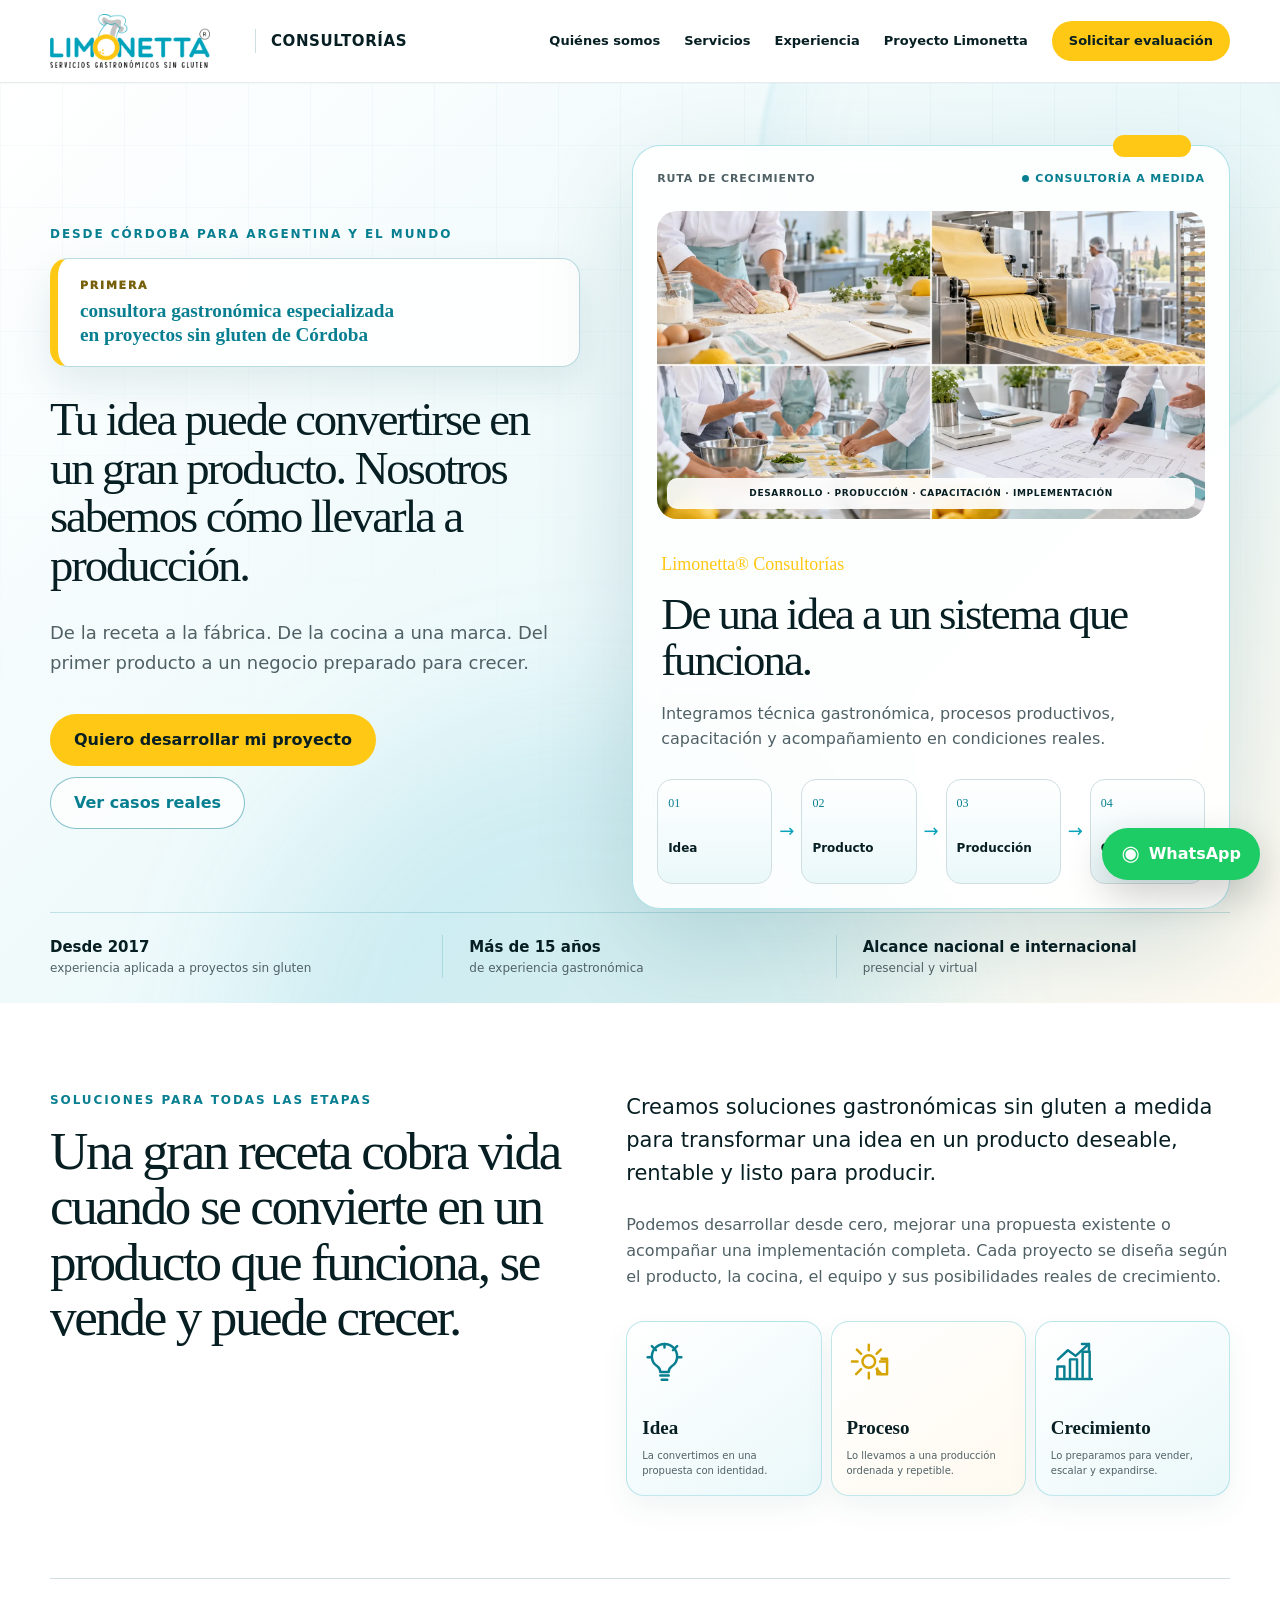
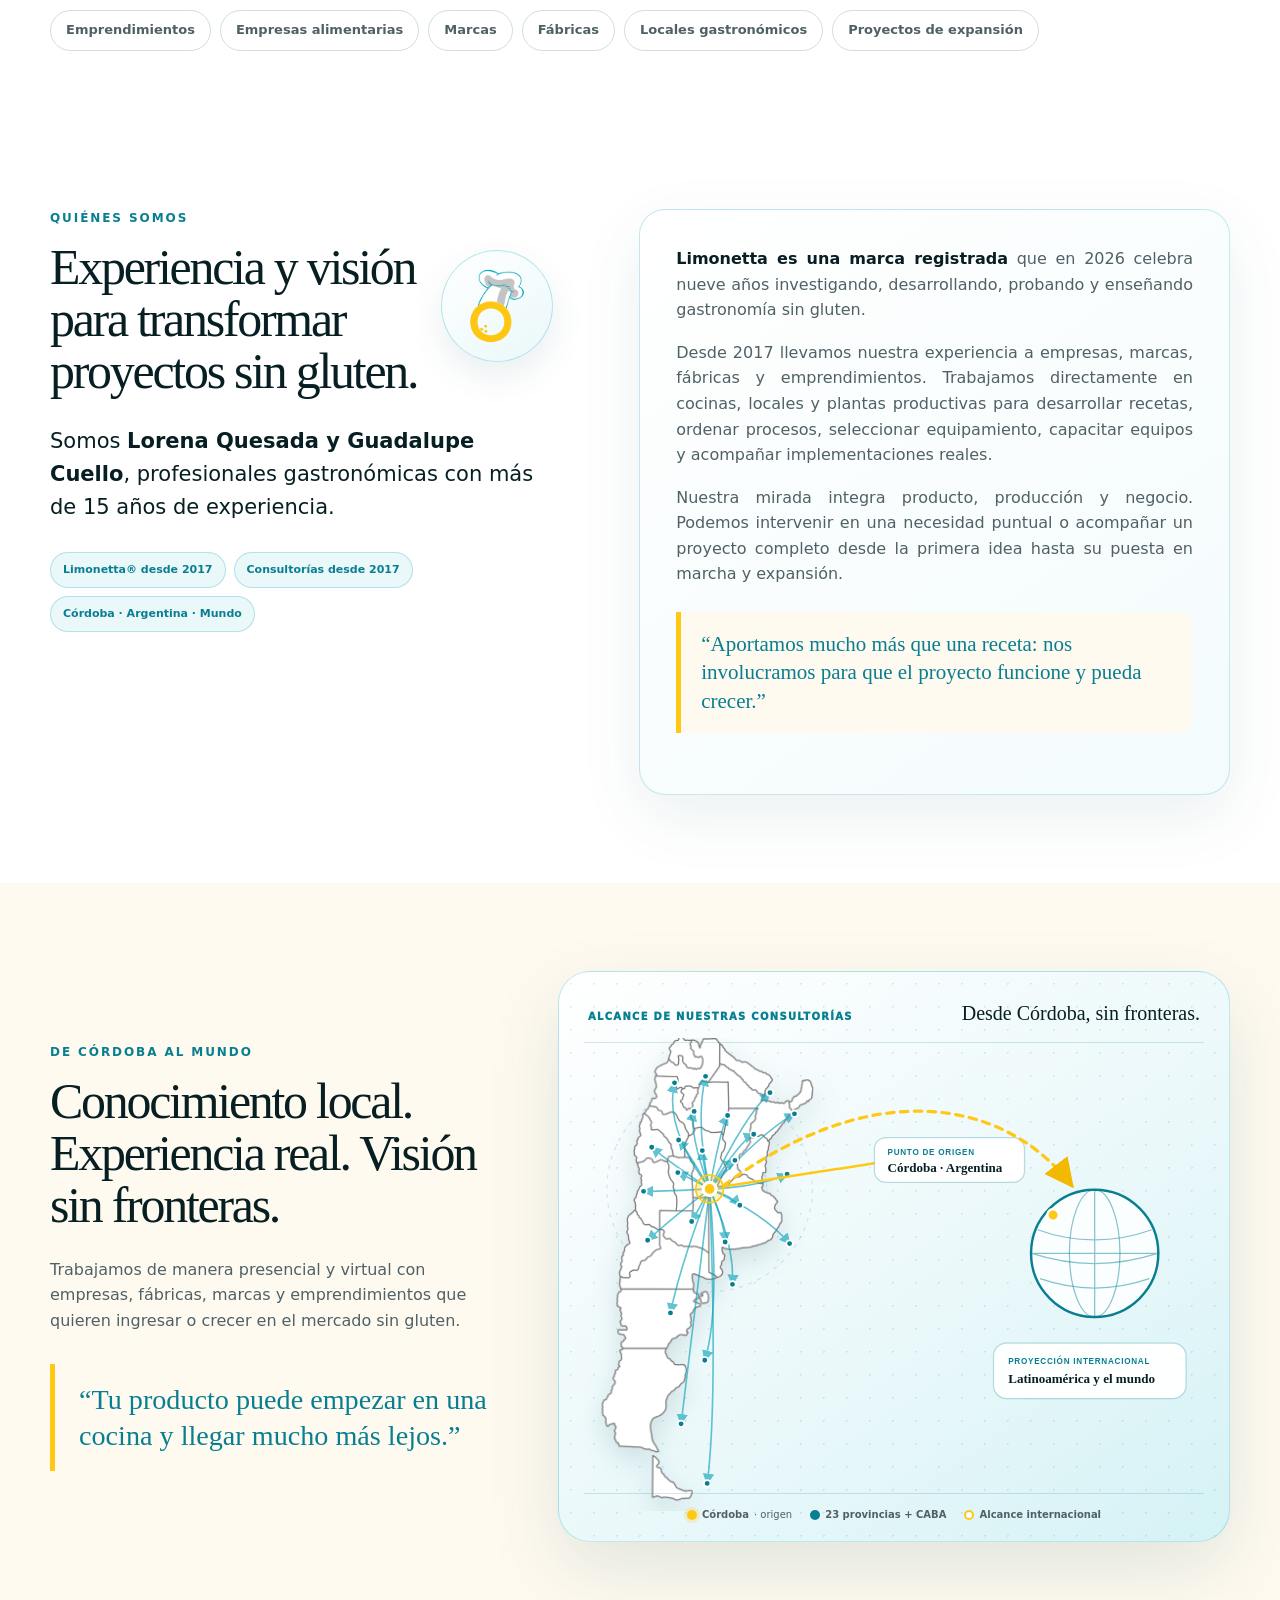
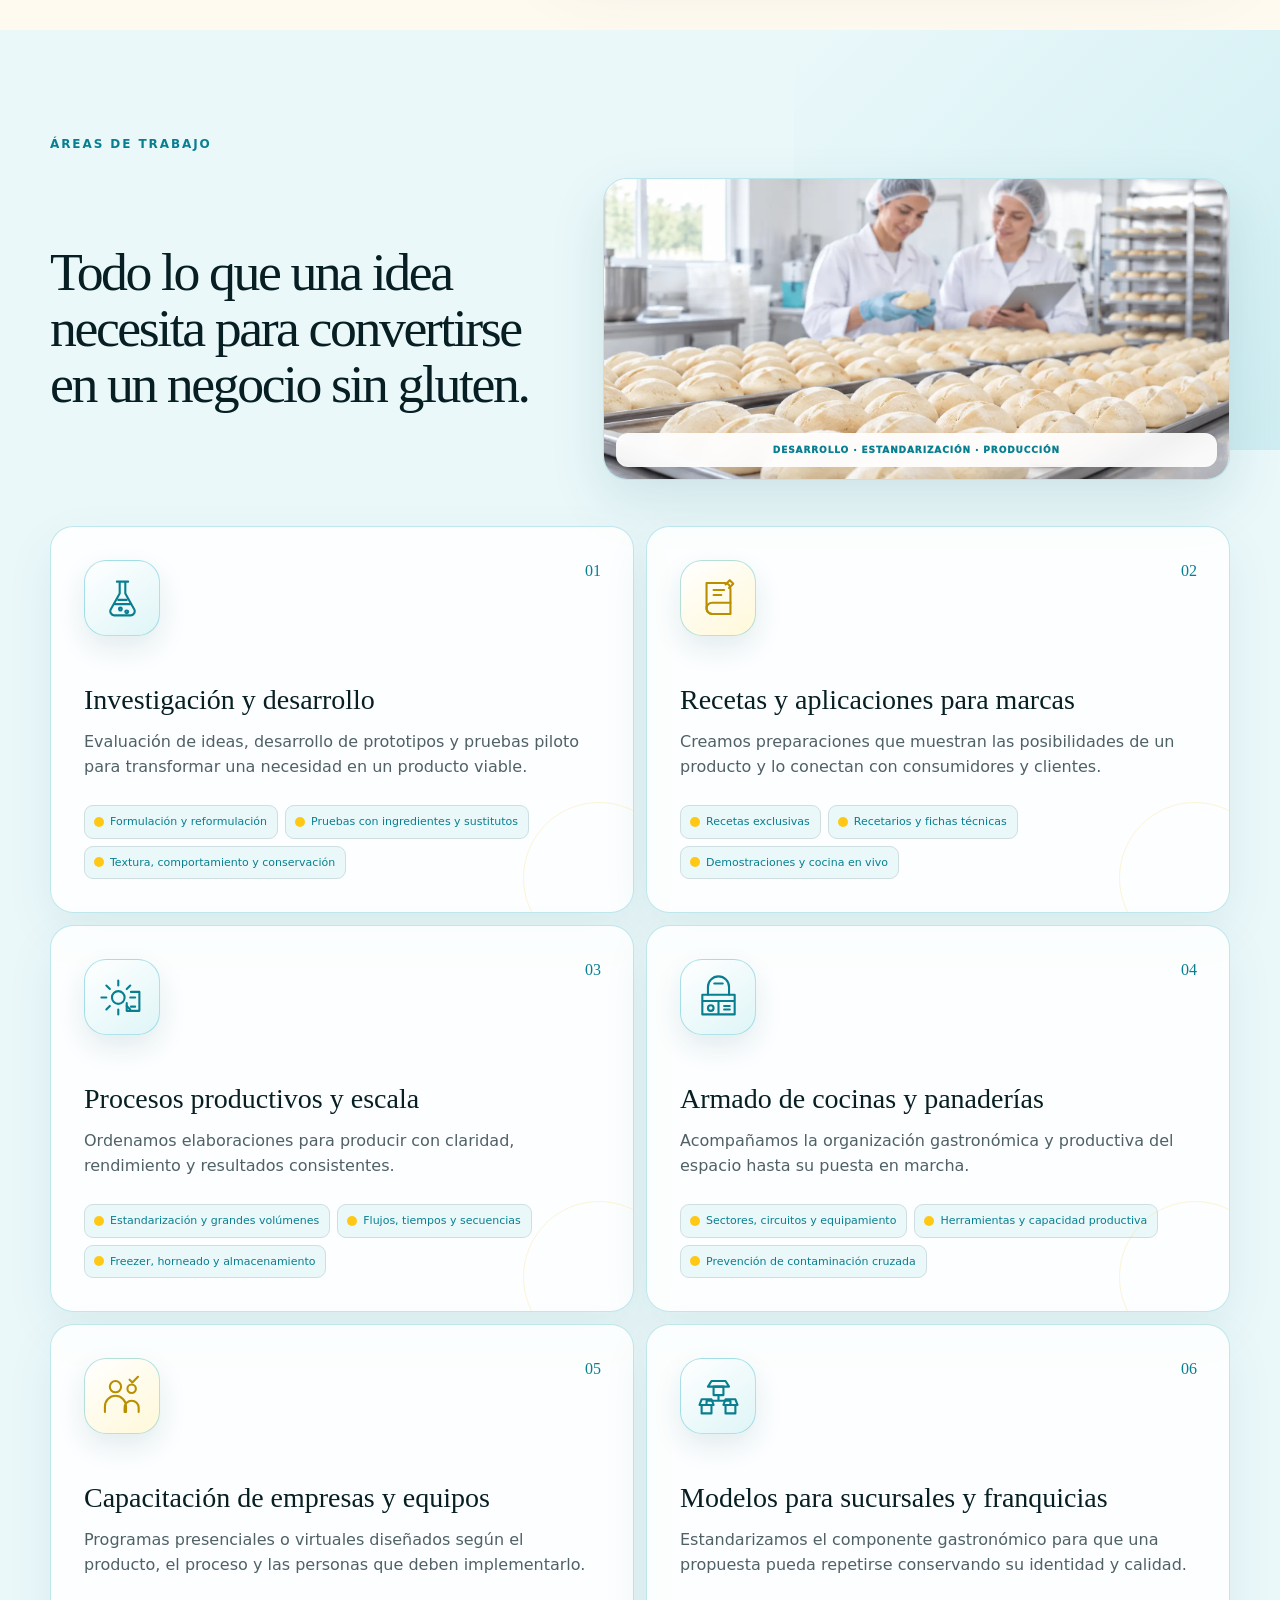
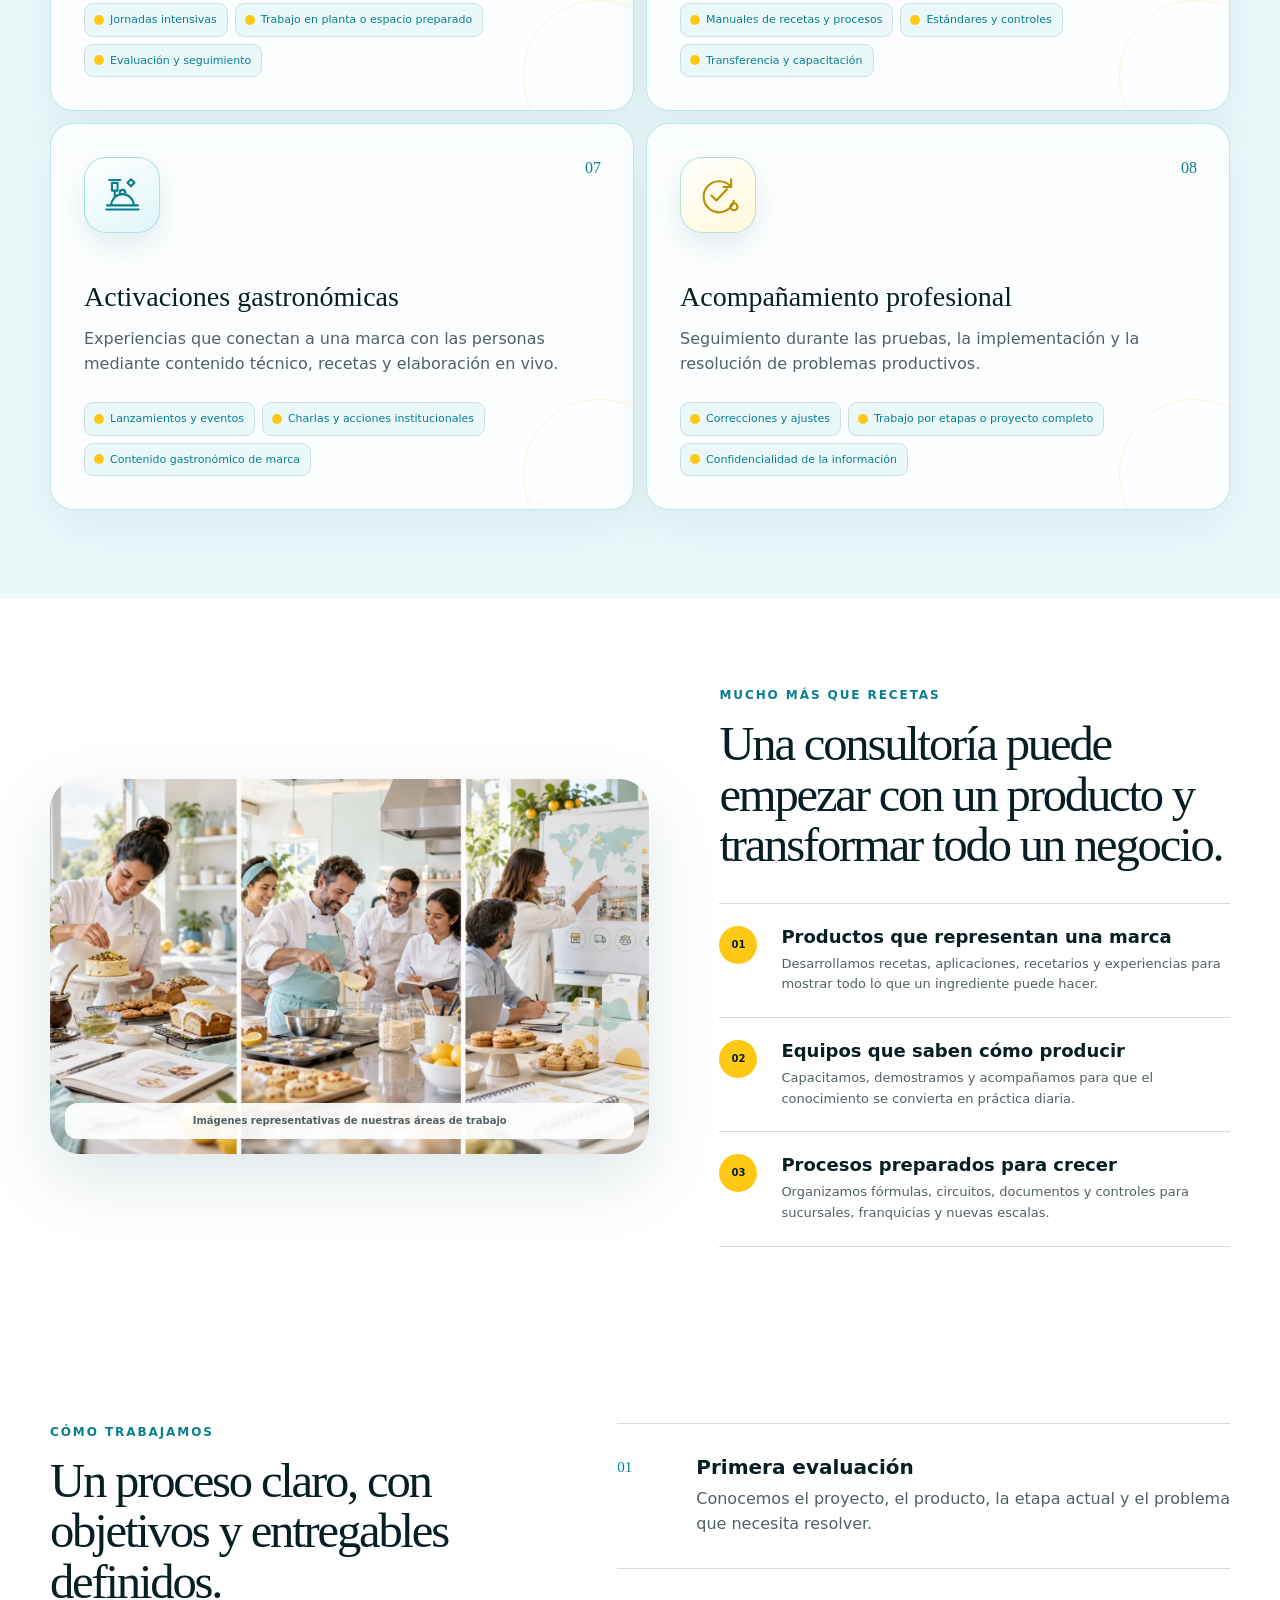
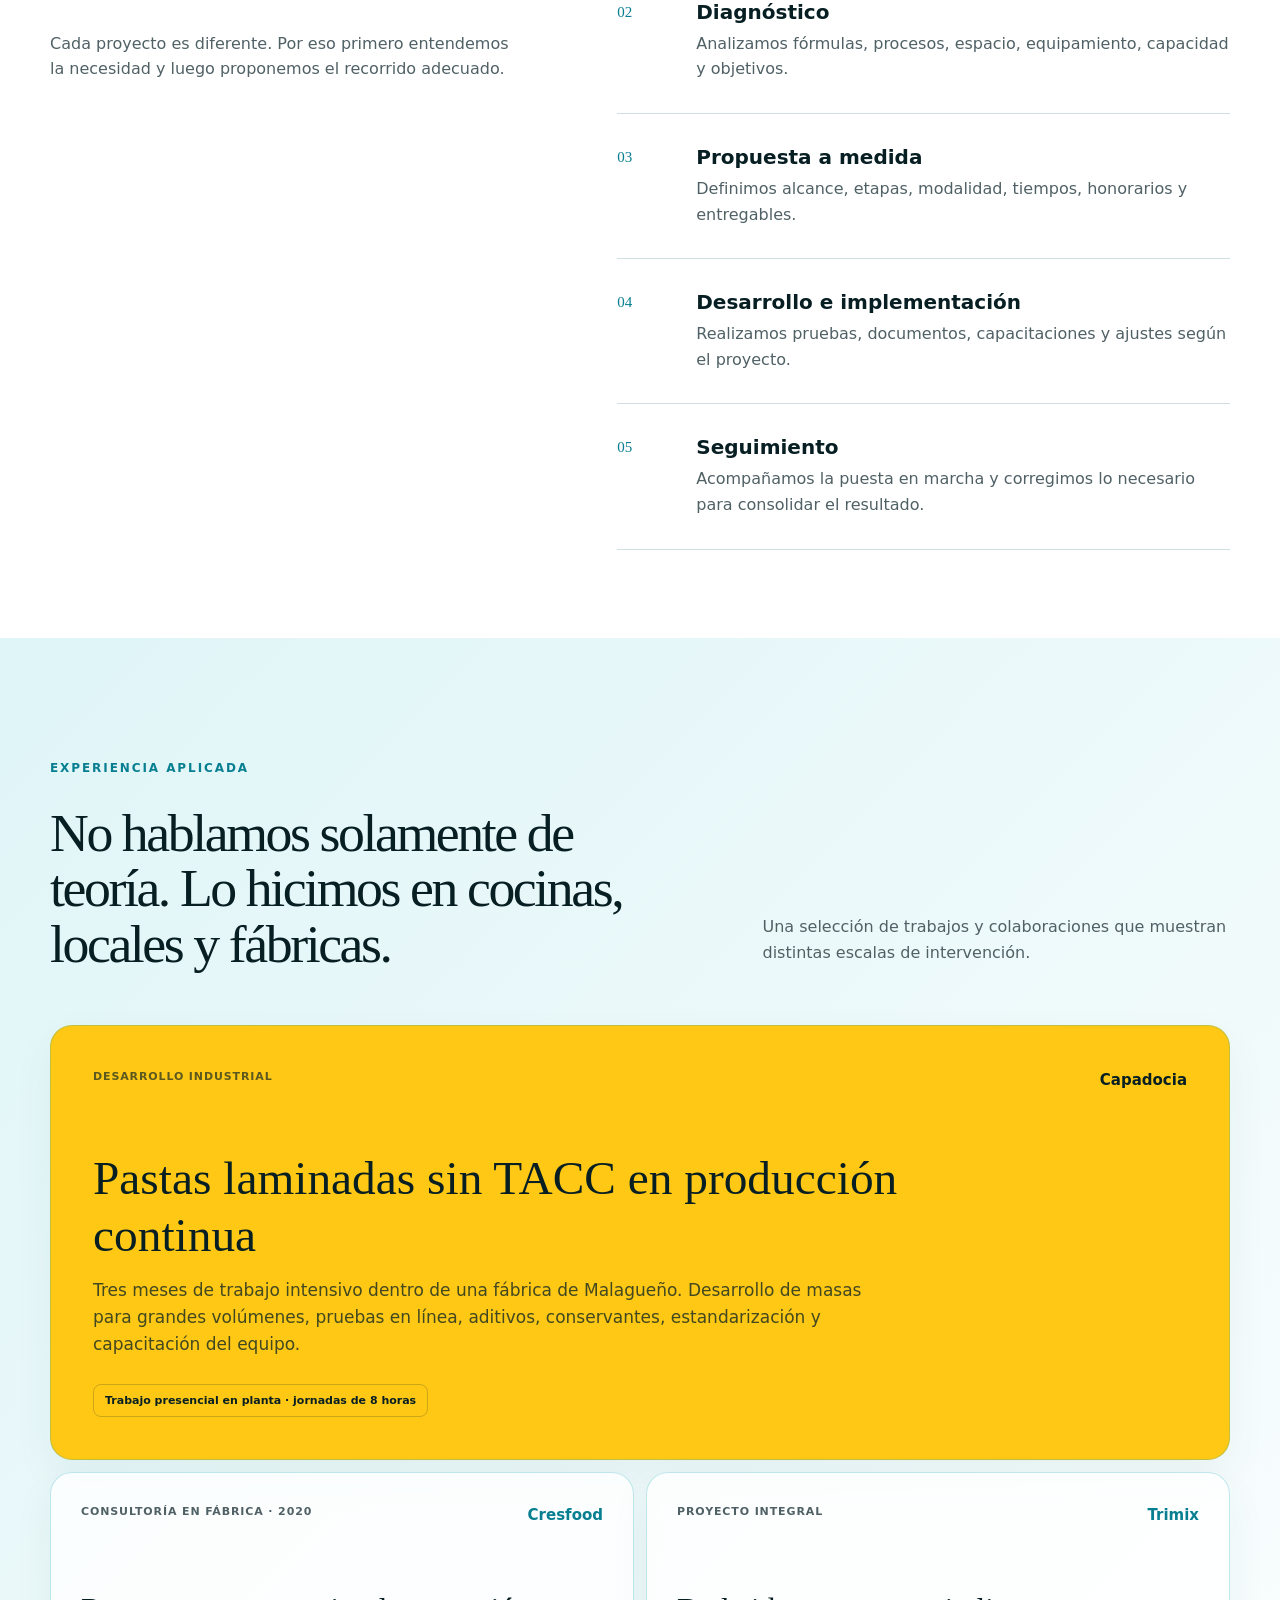
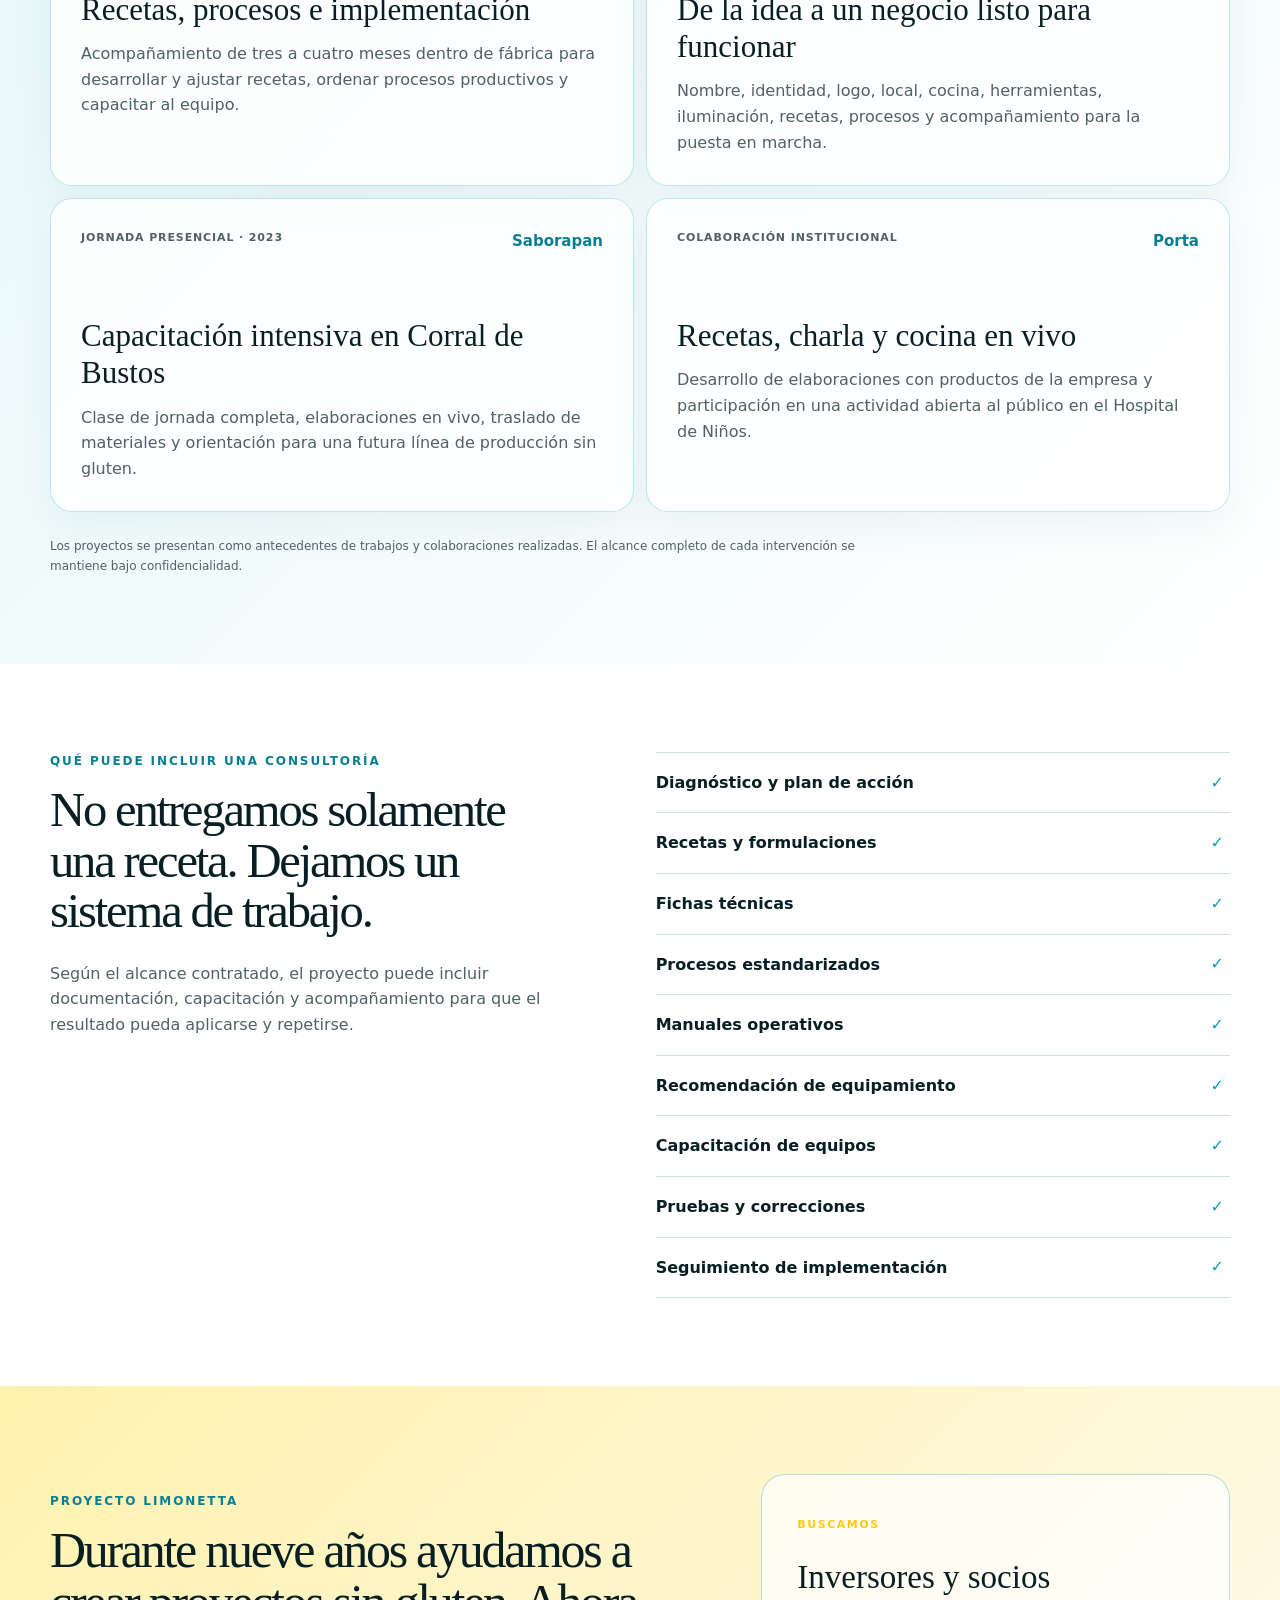
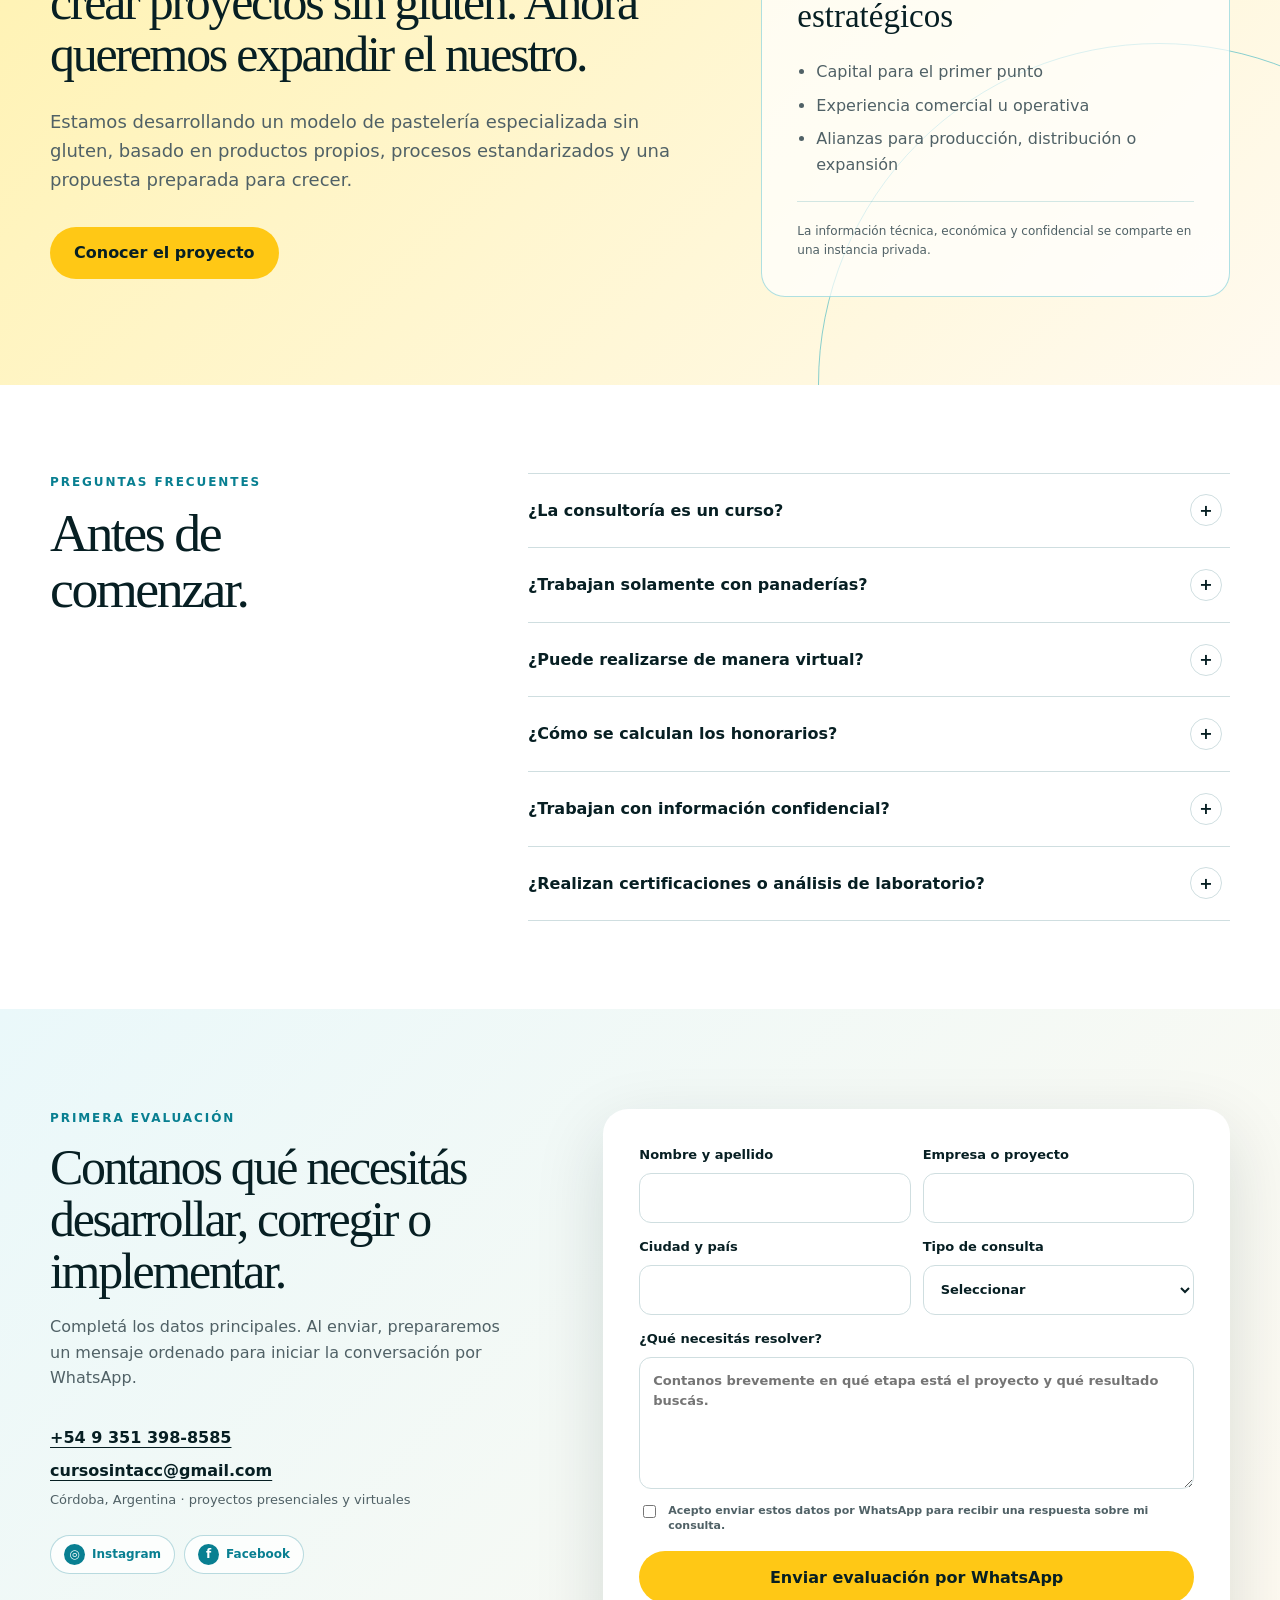
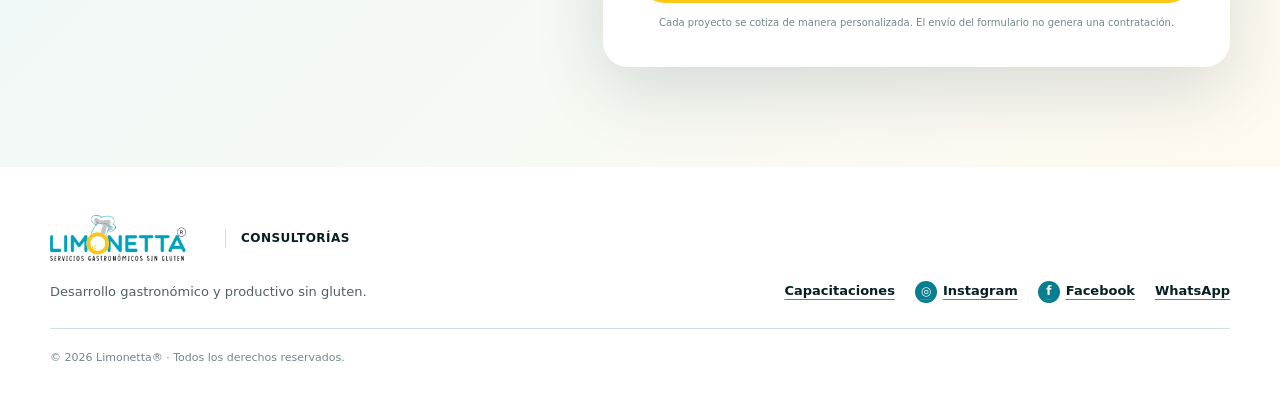
<file: index.html>
<!doctype html>
<html lang="es">
  <head>
    <meta charset="utf-8" />
    <meta name="viewport" content="width=device-width, initial-scale=1" />
    <meta name="description" content="Consultorías gastronómicas sin gluten para empresas, emprendimientos y marcas. Desarrollo de productos, procesos, cocinas, equipos y modelos de expansión." />
    <meta name="theme-color" content="#eaf8fa" />
    <meta property="og:type" content="website" />
    <meta property="og:title" content="Limonetta® Consultorías Gastronómicas Sin Gluten" />
    <meta property="og:description" content="Desarrollo, innovación y procesos para proyectos sin gluten." />
    <meta property="og:url" content="https://consultorias.limonettasingluten.com.ar/" />
    <meta property="og:image" content="https://consultorias.limonettasingluten.com.ar/og-consultorias.png" />
    <link rel="canonical" href="https://consultorias.limonettasingluten.com.ar/" />
    <link rel="icon" href="./favicon.png" type="image/png" />
    <link rel="stylesheet" href="./styles.css?v=20260916-1" />
    <script>document.documentElement.classList.add('js');</script>
    <title>Consultorías Gastronómicas Sin Gluten | Limonetta®</title>
    <script type="application/ld+json">
      {
        "@context": "https://schema.org",
        "@type": "ProfessionalService",
        "name": "Limonetta Consultorías Gastronómicas Sin Gluten",
        "url": "https://consultorias.limonettasingluten.com.ar/",
        "logo": "https://consultorias.limonettasingluten.com.ar/logo-limonetta.png",
        "telephone": "+54 9 351 398-8585",
        "email": "cursosintacc@gmail.com",
        "areaServed": ["Argentina", "Latinoamérica", "Internacional"],
        "description": "Consultorías gastronómicas especializadas en desarrollo de productos, procesos y proyectos sin gluten."
      }
    </script>
  </head>
  <body>
    <a class="skip-link" href="#contenido">Ir al contenido</a>

    <header class="site-header" id="inicio">
      <div class="nav-wrap">
        <a class="brand" href="#inicio" aria-label="Limonetta Consultorías, inicio">
          <img class="brand-logo" src="./logo-limonetta.png" alt="Limonetta, marca registrada" />
          <span class="brand-division">Consultorías</span>
        </a>

        <button class="menu-button" type="button" aria-expanded="false" aria-controls="main-nav">
          <span></span><span></span><span></span>
          <span class="sr-only">Abrir menú</span>
        </button>

        <nav class="main-nav" id="main-nav" aria-label="Navegación principal">
          <a href="#nosotras">Quiénes somos</a>
          <a href="#servicios">Servicios</a>
          <a href="#experiencia">Experiencia</a>
          <a href="./proyecto-limonetta.html">Proyecto Limonetta</a>
          <a class="nav-cta" href="#contacto">Solicitar evaluación</a>
          <div class="nav-socials" aria-label="Redes sociales de Limonetta">
            <a href="https://www.instagram.com/limonettasingluten/" target="_blank" rel="noreferrer" aria-label="Instagram de Limonetta">IG</a>
            <a href="https://www.facebook.com/limonettasingluten/" target="_blank" rel="noreferrer" aria-label="Facebook de Limonetta">f</a>
          </div>
        </nav>
      </div>
    </header>

    <main id="contenido">
      <section class="hero" aria-labelledby="hero-title">
        <div class="hero-grid" aria-hidden="true"></div>
        <div class="hero-orb hero-orb-one" aria-hidden="true"></div>
        <div class="hero-orb hero-orb-two" aria-hidden="true"></div>

        <div class="hero-inner">
          <div class="hero-copy reveal">
            <p class="eyebrow hero-eyebrow">Desde Córdoba para Argentina y el mundo</p>
            <div class="hero-seal">
              <span>Primera</span>
              <strong>consultora gastronómica especializada en proyectos sin gluten de Córdoba</strong>
            </div>
            <h1 id="hero-title">Tu idea puede convertirse en un gran producto. Nosotros sabemos cómo llevarla a producción.</h1>
            <p class="hero-lead">De la receta a la fábrica. De la cocina a una marca. Del primer producto a un negocio preparado para crecer.</p>
            <div class="hero-actions">
              <a class="button button-primary" href="#contacto">Quiero desarrollar mi proyecto</a>
              <a class="button button-ghost" href="#experiencia">Ver casos reales</a>
            </div>
          </div>

          <div class="hero-board reveal" aria-label="Áreas de trabajo de Limonetta Consultorías">
            <div class="board-header">
              <span>Ruta de crecimiento</span>
              <span class="status-dot">Consultoría a medida</span>
            </div>
            <figure class="hero-photo">
              <img src="./consultoria-procesos.webp" alt="Desarrollo de recetas, producción de pastas, capacitación y planificación de cocinas" />
              <figcaption>Desarrollo · producción · capacitación · implementación</figcaption>
            </figure>
            <div class="board-main">
              <span class="board-number">Limonetta® Consultorías</span>
              <h2>De una idea a un sistema que funciona.</h2>
              <p>Integramos técnica gastronómica, procesos productivos, capacitación y acompañamiento en condiciones reales.</p>
            </div>
            <div class="route-graphic" aria-label="Idea, desarrollo, producción y crecimiento">
              <div class="route-step"><span>01</span><strong>Idea</strong></div>
              <i aria-hidden="true">→</i>
              <div class="route-step"><span>02</span><strong>Producto</strong></div>
              <i aria-hidden="true">→</i>
              <div class="route-step"><span>03</span><strong>Producción</strong></div>
              <i aria-hidden="true">→</i>
              <div class="route-step"><span>04</span><strong>Crecimiento</strong></div>
            </div>
          </div>
        </div>

        <div class="proof-bar" aria-label="Trayectoria de Limonetta">
          <span><strong>Desde 2017</strong> experiencia aplicada a proyectos sin gluten</span>
          <span><strong>Más de 15 años</strong> de experiencia gastronómica</span>
          <span><strong>Alcance nacional e internacional</strong> presencial y virtual</span>
        </div>
      </section>

      <section class="section positioning" aria-labelledby="positioning-title">
        <div class="section-kicker reveal">
          <p class="eyebrow">Soluciones para todas las etapas</p>
          <h2 id="positioning-title">Una gran receta cobra vida cuando se convierte en un producto que funciona, se vende y puede crecer.</h2>
        </div>
        <div class="positioning-copy reveal">
          <p class="lead">Creamos soluciones gastronómicas sin gluten a medida para transformar una idea en un producto deseable, rentable y listo para producir.</p>
          <p>Podemos desarrollar desde cero, mejorar una propuesta existente o acompañar una implementación completa. Cada proyecto se diseña según el producto, la cocina, el equipo y sus posibilidades reales de crecimiento.</p>
          <div class="growth-icons" aria-label="Idea, proceso productivo y crecimiento">
            <article>
              <svg viewBox="0 0 64 64" aria-hidden="true"><path d="M22 39c-5-3-8-8-8-14a18 18 0 0 1 36 0c0 6-3 11-8 14-3 2-4 5-4 8H26c0-3-1-6-4-8Z"/><path d="M26 52h12M28 58h8M32 7v5M8 26h6M50 26h6M14 10l6 6M50 10l-6 6"/></svg>
              <div><strong>Idea</strong><span>La convertimos en una propuesta con identidad.</span></div>
            </article>
            <article>
              <svg viewBox="0 0 64 64" aria-hidden="true"><circle cx="31" cy="32" r="9"/><path d="M31 8v8M31 48v8M7 32h8M47 32h10M14 15l6 6M42 43l7 7M48 15l-6 6M20 43l-7 7"/><path d="M49 28h8v22H43v-8"/></svg>
              <div><strong>Proceso</strong><span>Lo llevamos a una producción ordenada y repetible.</span></div>
            </article>
            <article>
              <svg viewBox="0 0 64 64" aria-hidden="true"><path d="M9 54V39h10v15M27 54V29h10v25M45 54V18h10v36M7 57h51"/><path d="m10 29 14-13 11 8L54 7M44 7h10v10"/></svg>
              <div><strong>Crecimiento</strong><span>Lo preparamos para vender, escalar y expandirse.</span></div>
            </article>
          </div>
        </div>
        <div class="audience-strip reveal" aria-label="A quiénes acompañamos">
          <span>Emprendimientos</span>
          <span>Empresas alimentarias</span>
          <span>Marcas</span>
          <span>Fábricas</span>
          <span>Locales gastronómicos</span>
          <span>Proyectos de expansión</span>
        </div>
      </section>

      <section class="section about-consulting" id="nosotras" aria-labelledby="about-consulting-title">
        <div class="about-consulting-heading reveal">
          <p class="eyebrow">Quiénes somos</p>
          <div class="about-heading-line">
            <h2 id="about-consulting-title">Experiencia y visión para transformar proyectos sin gluten.</h2>
            <div class="about-brand-symbol" aria-label="Símbolo de Limonetta">
              <img src="./simbolo-limonetta.png" alt="O de Limonetta con gorro de chef" />
            </div>
          </div>
          <p class="lead">Somos <strong>Lorena Quesada y Guadalupe Cuello</strong>, profesionales gastronómicas con más de 15 años de experiencia.</p>
          <div class="identity-badges">
            <span>Limonetta® desde 2017</span>
            <span>Consultorías desde 2017</span>
            <span>Córdoba · Argentina · Mundo</span>
          </div>
        </div>

        <div class="about-consulting-copy reveal">
          <p><strong>Limonetta es una marca registrada</strong> que en 2026 celebra nueve años investigando, desarrollando, probando y enseñando gastronomía sin gluten.</p>
          <p>Desde 2017 llevamos nuestra experiencia a empresas, marcas, fábricas y emprendimientos. Trabajamos directamente en cocinas, locales y plantas productivas para desarrollar recetas, ordenar procesos, seleccionar equipamiento, capacitar equipos y acompañar implementaciones reales.</p>
          <p>Nuestra mirada integra producto, producción y negocio. Podemos intervenir en una necesidad puntual o acompañar un proyecto completo desde la primera idea hasta su puesta en marcha y expansión.</p>
          <blockquote>“Aportamos mucho más que una receta: nos involucramos para que el proyecto funcione y pueda crecer.”</blockquote>
        </div>
      </section>

      <section class="growth-visual" aria-labelledby="growth-title">
        <div class="growth-inner">
          <div class="growth-copy reveal">
            <p class="eyebrow">De Córdoba al mundo</p>
            <h2 id="growth-title">Conocimiento local. Experiencia real. Visión sin fronteras.</h2>
            <p>Trabajamos de manera presencial y virtual con empresas, fábricas, marcas y emprendimientos que quieren ingresar o crecer en el mercado sin gluten.</p>
            <blockquote>“Tu producto puede empezar en una cocina y llegar mucho más lejos.”</blockquote>
          </div>
          <div class="expansion-graphic reveal">
            <div class="map-heading">
              <span>Alcance de nuestras consultorías</span>
              <strong>Desde Córdoba, sin fronteras.</strong>
            </div>
            <svg class="argentina-reach" viewBox="0 0 760 580" xmlns:xlink="http://www.w3.org/1999/xlink" role="img" aria-labelledby="map-title map-desc">
              <title id="map-title">Consultorías desde Córdoba hacia toda la Argentina y el mundo</title>
              <desc id="map-desc">Mapa geográfico de Argentina con sus provincias, Córdoba como punto de origen y rutas hacia el país y el mundo.</desc>
              <defs>
                <marker id="arrow-national" markerWidth="7" markerHeight="7" refX="6" refY="3.5" orient="auto">
                  <path d="M0,0 L7,3.5 L0,7 Z" fill="#08a2b9" />
                </marker>
                <marker id="arrow-world" markerWidth="9" markerHeight="9" refX="8" refY="4.5" orient="auto">
                  <path d="M0,0 L9,4.5 L0,9 Z" fill="#f2b900" />
                </marker>
                <clipPath id="argentina-map-clip"><rect x="0" y="0" width="355" height="580" rx="20" /></clipPath>
              </defs>

              <g class="map-rings" aria-hidden="true">
                <circle cx="154" cy="185" r="70" />
                <circle cx="154" cy="185" r="126" />
              </g>
              <g clip-path="url(#argentina-map-clip)">
                <image class="argentina-map-image" href="./mapa-argentina-provincias.png" xlink:href="./mapa-argentina-provincias.png" x="-180" y="-60" width="720" height="720" preserveAspectRatio="xMidYMid meet" />
              </g>

              <g class="national-routes" aria-hidden="true">
                <path d="M154 185 Q98 110 111 55" /><path d="M154 185 Q136 103 149 47" />
                <path d="M154 185 Q197 95 228 67" /><path d="M154 185 Q221 113 258 93" />
                <path d="M154 185 Q128 115 135 90" /><path d="M154 185 Q167 113 176 95" />
                <path d="M154 185 Q193 124 208 118" /><path d="M154 185 Q126 137 116 125" />
                <path d="M154 185 Q145 151 145 138" /><path d="M154 185 Q176 156 185 150" />
                <path d="M154 185 Q128 171 115 165" /><path d="M154 185 Q180 193 191 205" />
                <path d="M154 185 Q139 213 132 225" /><path d="M154 185 Q172 226 173 250" />
                <path d="M154 185 Q103 151 83 134" /><path d="M154 185 Q104 188 73 188" />
                <path d="M154 185 Q104 224 78 248" /><path d="M154 185 Q212 183 249 167" />
                <path d="M154 185 Q222 216 252 252" /><path d="M154 185 Q185 255 182 302" />
                <path d="M154 185 Q118 278 106 337" /><path d="M154 185 Q167 336 148 395" />
                <path d="M154 185 Q128 399 119 473" /><path d="M154 185 Q164 448 151 546" />
              </g>

              <g class="province-points" aria-hidden="true">
                <circle cx="111" cy="55" r="4"/><circle cx="149" cy="47" r="4"/><circle cx="228" cy="67" r="4"/>
                <circle cx="258" cy="93" r="4"/><circle cx="83" cy="134" r="4"/><circle cx="73" cy="188" r="4"/>
                <circle cx="135" cy="90" r="4"/><circle cx="176" cy="95" r="4"/><circle cx="208" cy="118" r="4"/>
                <circle cx="116" cy="125" r="4"/><circle cx="145" cy="138" r="4"/><circle cx="185" cy="150" r="4"/>
                <circle cx="115" cy="165" r="4"/><circle cx="191" cy="205" r="4"/><circle cx="132" cy="225" r="4"/><circle cx="173" cy="250" r="4"/>
                <circle cx="78" cy="248" r="4"/><circle cx="249" cy="167" r="4"/><circle cx="252" cy="252" r="4"/>
                <circle cx="182" cy="302" r="4"/><circle cx="106" cy="337" r="4"/><circle cx="148" cy="395" r="4"/>
                <circle cx="119" cy="473" r="4"/><circle cx="151" cy="546" r="4"/>
              </g>

              <g class="cordoba-origin">
                <circle class="cordoba-halo" cx="154" cy="185" r="17" />
                <circle class="cordoba-point" cx="154" cy="185" r="8" />
                <path d="M171 182 L360 153" />
                <g class="cordoba-label" transform="translate(356 122)">
                  <rect width="184" height="55" rx="14" />
                  <text x="16" y="22">PUNTO DE ORIGEN</text>
                  <text class="label-strong" x="16" y="42">Córdoba · Argentina</text>
                </g>
              </g>

              <path class="international-route" d="M171 181 C350 48 513 71 598 181" />
              <g class="world-globe" transform="translate(626 264)">
                <circle r="78" />
                <ellipse rx="31" ry="78" />
                <path d="M-70 -29 Q0 -4 70 -29 M-77 0 Q0 25 77 0 M-67 31 Q0 54 67 31 M-78 0 H78 M0 -78 V78" />
                <circle class="world-point" cx="-51" cy="-47" r="7" />
              </g>
              <g class="world-label" transform="translate(502 374)">
                <rect width="236" height="68" rx="16" />
                <text x="18" y="26">PROYECCIÓN INTERNACIONAL</text>
                <text class="label-strong" x="18" y="49">Latinoamérica y el mundo</text>
              </g>
            </svg>
            <div class="map-legend" aria-hidden="true">
              <span><i class="legend-origin"></i><strong>Córdoba</strong> · origen</span>
              <span><i class="legend-national"></i><strong>23 provincias + CABA</strong></span>
              <span><i class="legend-world"></i><strong>Alcance internacional</strong></span>
            </div>
          </div>
        </div>
      </section>

      <section class="services" id="servicios" aria-labelledby="services-title">
        <div class="section services-inner">
          <div class="services-heading reveal">
            <p class="eyebrow">Áreas de trabajo</p>
            <h2 id="services-title">Todo lo que una idea necesita para convertirse en un negocio sin gluten.</h2>
            <figure class="services-photo">
              <img src="./consultoria-produccion-sin-gluten.webp" alt="Producción profesional de alimentos sin gluten en escala" />
              <figcaption>Desarrollo · estandarización · producción</figcaption>
            </figure>
          </div>

          <div class="service-grid">
            <article class="service-card reveal">
              <span class="service-number">01</span>
              <span class="service-symbol" aria-hidden="true"><svg viewBox="0 0 64 64"><path d="M24 8h16M28 8v17L15 48a6 6 0 0 0 5 8h24a6 6 0 0 0 5-8L36 25V8"/><path d="M21 40h22M26 34h12"/><circle cx="29" cy="47" r="2"/><circle cx="38" cy="51" r="2"/></svg></span>
              <h3>Investigación y desarrollo</h3>
              <p>Evaluación de ideas, desarrollo de prototipos y pruebas piloto para transformar una necesidad en un producto viable.</p>
              <ul><li>Formulación y reformulación</li><li>Pruebas con ingredientes y sustitutos</li><li>Textura, comportamiento y conservación</li></ul>
            </article>
            <article class="service-card reveal">
              <span class="service-number">02</span>
              <span class="service-symbol" aria-hidden="true"><svg viewBox="0 0 64 64"><path d="M15 10h26a8 8 0 0 1 8 8v36H23a8 8 0 0 1-8-8V10Z"/><path d="M23 54a8 8 0 0 1 0-16h26M25 20h15M25 27h11"/><path d="m42 12 6-6 5 5-6 6"/></svg></span>
              <h3>Recetas y aplicaciones para marcas</h3>
              <p>Creamos preparaciones que muestran las posibilidades de un producto y lo conectan con consumidores y clientes.</p>
              <ul><li>Recetas exclusivas</li><li>Recetarios y fichas técnicas</li><li>Demostraciones y cocina en vivo</li></ul>
            </article>
            <article class="service-card reveal">
              <span class="service-number">03</span>
              <span class="service-symbol" aria-hidden="true"><svg viewBox="0 0 64 64"><circle cx="26" cy="32" r="9"/><path d="M26 8v7M26 49v7M2 32h7M43 32h7M9 15l5 5M38 44l5 5M43 15l-5 5M14 44l-5 5"/><path d="M44 24h12v27H38V40M44 45h6"/></svg></span>
              <h3>Procesos productivos y escala</h3>
              <p>Ordenamos elaboraciones para producir con claridad, rendimiento y resultados consistentes.</p>
              <ul><li>Estandarización y grandes volúmenes</li><li>Flujos, tiempos y secuencias</li><li>Freezer, horneado y almacenamiento</li></ul>
            </article>
            <article class="service-card reveal">
              <span class="service-number">04</span>
              <span class="service-symbol" aria-hidden="true"><svg viewBox="0 0 64 64"><path d="M9 28h46v28H9zM9 37h46M32 37v19"/><circle cx="21" cy="47" r="4"/><path d="M40 44h8M40 49h8M17 28V17a15 15 0 0 1 30 0v11M26 12h12"/></svg></span>
              <h3>Armado de cocinas y panaderías</h3>
              <p>Acompañamos la organización gastronómica y productiva del espacio hasta su puesta en marcha.</p>
              <ul><li>Sectores, circuitos y equipamiento</li><li>Herramientas y capacidad productiva</li><li>Prevención de contaminación cruzada</li></ul>
            </article>
            <article class="service-card reveal">
              <span class="service-number">05</span>
              <span class="service-symbol" aria-hidden="true"><svg viewBox="0 0 64 64"><circle cx="22" cy="18" r="8"/><circle cx="45" cy="21" r="6"/><path d="M7 54v-8a15 15 0 0 1 30 0v8M35 54v-6a10 10 0 0 1 20 0v6"/><path d="m42 8 4 4 8-8"/></svg></span>
              <h3>Capacitación de empresas y equipos</h3>
              <p>Programas presenciales o virtuales diseñados según el producto, el proceso y las personas que deben implementarlo.</p>
              <ul><li>Jornadas intensivas</li><li>Trabajo en planta o espacio preparado</li><li>Evaluación y seguimiento</li></ul>
            </article>
            <article class="service-card reveal">
              <span class="service-number">06</span>
              <span class="service-symbol" aria-hidden="true"><svg viewBox="0 0 64 64"><path d="M25 18h14v12H25zM8 44h14v12H8zM42 44h14v12H42zM32 30v8M15 44v-6h34v6"/><path d="M22 10h20l5 8H17zM5 44h20l-3-8H8zM39 44h20l-3-8H42z"/></svg></span>
              <h3>Modelos para sucursales y franquicias</h3>
              <p>Estandarizamos el componente gastronómico para que una propuesta pueda repetirse conservando su identidad y calidad.</p>
              <ul><li>Manuales de recetas y procesos</li><li>Estándares y controles</li><li>Transferencia y capacitación</li></ul>
            </article>
            <article class="service-card reveal">
              <span class="service-number">07</span>
              <span class="service-symbol" aria-hidden="true"><svg viewBox="0 0 64 64"><path d="M10 46h44M16 46a16 16 0 0 1 32 0M28 28a4 4 0 1 1 8 0"/><path d="M9 52h46M17 14h8v11h-8zM21 25v8M13 10h16M39 14l5-5 5 5-5 5z"/></svg></span>
              <h3>Activaciones gastronómicas</h3>
              <p>Experiencias que conectan a una marca con las personas mediante contenido técnico, recetas y elaboración en vivo.</p>
              <ul><li>Lanzamientos y eventos</li><li>Charlas y acciones institucionales</li><li>Contenido gastronómico de marca</li></ul>
            </article>
            <article class="service-card reveal">
              <span class="service-number">08</span>
              <span class="service-symbol" aria-hidden="true"><svg viewBox="0 0 64 64"><path d="M50 20A22 22 0 1 0 54 40M50 20V9M50 20H39"/><path d="m22 32 7 7 15-16"/><circle cx="54" cy="48" r="5"/></svg></span>
              <h3>Acompañamiento profesional</h3>
              <p>Seguimiento durante las pruebas, la implementación y la resolución de problemas productivos.</p>
              <ul><li>Correcciones y ajustes</li><li>Trabajo por etapas o proyecto completo</li><li>Confidencialidad de la información</li></ul>
            </article>
          </div>
        </div>
      </section>

      <section class="section visual-story" aria-labelledby="story-title">
        <figure class="story-image reveal">
          <img src="./consultoria-marcas-expansion.webp" alt="Aplicaciones para marcas, capacitación gastronómica y planificación de expansión" />
          <figcaption>Imágenes representativas de nuestras áreas de trabajo</figcaption>
        </figure>
        <div class="story-copy reveal">
          <p class="eyebrow">Mucho más que recetas</p>
          <h2 id="story-title">Una consultoría puede empezar con un producto y transformar todo un negocio.</h2>
          <div class="story-points">
            <article><span>01</span><div><h3>Productos que representan una marca</h3><p>Desarrollamos recetas, aplicaciones, recetarios y experiencias para mostrar todo lo que un ingrediente puede hacer.</p></div></article>
            <article><span>02</span><div><h3>Equipos que saben cómo producir</h3><p>Capacitamos, demostramos y acompañamos para que el conocimiento se convierta en práctica diaria.</p></div></article>
            <article><span>03</span><div><h3>Procesos preparados para crecer</h3><p>Organizamos fórmulas, circuitos, documentos y controles para sucursales, franquicias y nuevas escalas.</p></div></article>
          </div>
        </div>
      </section>

      <section class="section method" id="metodo" aria-labelledby="method-title">
        <div class="method-heading reveal">
          <p class="eyebrow">Cómo trabajamos</p>
          <h2 id="method-title">Un proceso claro, con objetivos y entregables definidos.</h2>
          <p>Cada proyecto es diferente. Por eso primero entendemos la necesidad y luego proponemos el recorrido adecuado.</p>
        </div>
        <ol class="method-steps">
          <li class="reveal"><span>01</span><div><h3>Primera evaluación</h3><p>Conocemos el proyecto, el producto, la etapa actual y el problema que necesita resolver.</p></div></li>
          <li class="reveal"><span>02</span><div><h3>Diagnóstico</h3><p>Analizamos fórmulas, procesos, espacio, equipamiento, capacidad y objetivos.</p></div></li>
          <li class="reveal"><span>03</span><div><h3>Propuesta a medida</h3><p>Definimos alcance, etapas, modalidad, tiempos, honorarios y entregables.</p></div></li>
          <li class="reveal"><span>04</span><div><h3>Desarrollo e implementación</h3><p>Realizamos pruebas, documentos, capacitaciones y ajustes según el proyecto.</p></div></li>
          <li class="reveal"><span>05</span><div><h3>Seguimiento</h3><p>Acompañamos la puesta en marcha y corregimos lo necesario para consolidar el resultado.</p></div></li>
        </ol>
      </section>

      <section class="experience" id="experiencia" aria-labelledby="experience-title">
        <div class="section experience-inner">
          <div class="experience-heading reveal">
            <p class="eyebrow">Experiencia aplicada</p>
            <h2 id="experience-title">No hablamos solamente de teoría. Lo hicimos en cocinas, locales y fábricas.</h2>
            <p>Una selección de trabajos y colaboraciones que muestran distintas escalas de intervención.</p>
          </div>

          <div class="case-grid">
            <article class="case-card featured reveal">
              <div class="case-top"><span>Desarrollo industrial</span><strong>Capadocia</strong></div>
              <h3>Pastas laminadas sin TACC en producción continua</h3>
              <p>Tres meses de trabajo intensivo dentro de una fábrica de Malagueño. Desarrollo de masas para grandes volúmenes, pruebas en línea, aditivos, conservantes, estandarización y capacitación del equipo.</p>
              <span class="case-detail">Trabajo presencial en planta · jornadas de 8 horas</span>
            </article>
            <article class="case-card reveal">
              <div class="case-top"><span>Consultoría en fábrica · 2020</span><strong>Cresfood</strong></div>
              <h3>Recetas, procesos e implementación</h3>
              <p>Acompañamiento de tres a cuatro meses dentro de fábrica para desarrollar y ajustar recetas, ordenar procesos productivos y capacitar al equipo.</p>
            </article>
            <article class="case-card reveal">
              <div class="case-top"><span>Proyecto integral</span><strong>Trimix</strong></div>
              <h3>De la idea a un negocio listo para funcionar</h3>
              <p>Nombre, identidad, logo, local, cocina, herramientas, iluminación, recetas, procesos y acompañamiento para la puesta en marcha.</p>
            </article>
            <article class="case-card reveal">
              <div class="case-top"><span>Jornada presencial · 2023</span><strong>Saborapan</strong></div>
              <h3>Capacitación intensiva en Corral de Bustos</h3>
              <p>Clase de jornada completa, elaboraciones en vivo, traslado de materiales y orientación para una futura línea de producción sin gluten.</p>
            </article>
            <article class="case-card reveal">
              <div class="case-top"><span>Colaboración institucional</span><strong>Porta</strong></div>
              <h3>Recetas, charla y cocina en vivo</h3>
              <p>Desarrollo de elaboraciones con productos de la empresa y participación en una actividad abierta al público en el Hospital de Niños.</p>
            </article>
          </div>
          <p class="case-note reveal">Los proyectos se presentan como antecedentes de trabajos y colaboraciones realizadas. El alcance completo de cada intervención se mantiene bajo confidencialidad.</p>
        </div>
      </section>

      <section class="section deliverables" aria-labelledby="deliverables-title">
        <div class="deliverables-copy reveal">
          <p class="eyebrow">Qué puede incluir una consultoría</p>
            <h2 id="deliverables-title">No entregamos solamente una receta. Dejamos un sistema de trabajo.</h2>
          <p>Según el alcance contratado, el proyecto puede incluir documentación, capacitación y acompañamiento para que el resultado pueda aplicarse y repetirse.</p>
        </div>
        <div class="deliverables-list reveal">
          <span>Diagnóstico y plan de acción</span>
          <span>Recetas y formulaciones</span>
          <span>Fichas técnicas</span>
          <span>Procesos estandarizados</span>
          <span>Manuales operativos</span>
          <span>Recomendación de equipamiento</span>
          <span>Capacitación de equipos</span>
          <span>Pruebas y correcciones</span>
          <span>Seguimiento de implementación</span>
        </div>
      </section>

      <section class="project-callout" aria-labelledby="project-title">
        <div class="project-callout-inner">
          <div class="project-copy reveal">
            <p class="eyebrow">Proyecto Limonetta</p>
            <h2 id="project-title">Durante nueve años ayudamos a crear proyectos sin gluten. Ahora queremos expandir el nuestro.</h2>
            <p>Estamos desarrollando un modelo de pastelería especializada sin gluten, basado en productos propios, procesos estandarizados y una propuesta preparada para crecer.</p>
            <a class="button button-primary" href="./proyecto-limonetta.html">Conocer el proyecto</a>
          </div>
          <div class="project-panel reveal">
            <span>Buscamos</span>
            <h3>Inversores y socios estratégicos</h3>
            <ul><li>Capital para el primer punto</li><li>Experiencia comercial u operativa</li><li>Alianzas para producción, distribución o expansión</li></ul>
            <p>La información técnica, económica y confidencial se comparte en una instancia privada.</p>
          </div>
        </div>
      </section>

      <section class="section faq" aria-labelledby="faq-title">
        <div class="faq-heading reveal">
          <p class="eyebrow">Preguntas frecuentes</p>
          <h2 id="faq-title">Antes de comenzar.</h2>
        </div>
        <div class="accordion reveal">
          <details><summary>¿La consultoría es un curso?</summary><p>No. Cada consultoría se diseña según las necesidades, la escala y los objetivos de un proyecto específico.</p></details>
          <details><summary>¿Trabajan solamente con panaderías?</summary><p>No. Acompañamos distintos rubros gastronómicos y alimentarios que necesitan desarrollar productos, procesos o propuestas sin gluten.</p></details>
          <details><summary>¿Puede realizarse de manera virtual?</summary><p>Sí. Algunas etapas pueden desarrollarse virtualmente. Cuando el proyecto requiere trabajo presencial, se cotizan traslado, jornadas y condiciones de implementación.</p></details>
          <details><summary>¿Cómo se calculan los honorarios?</summary><p>Según la complejidad, las etapas, la modalidad, los tiempos y los entregables. Luego de la primera evaluación enviamos una propuesta personalizada.</p></details>
          <details><summary>¿Trabajan con información confidencial?</summary><p>Sí. El alcance puede contemplar acuerdos de confidencialidad y pautas específicas para proteger fórmulas, procesos e información del negocio.</p></details>
          <details><summary>¿Realizan certificaciones o análisis de laboratorio?</summary><p>No realizamos análisis químicos ni certificaciones. Nuestro trabajo se concentra en el desarrollo gastronómico y productivo; cuando es necesario, articulamos con los profesionales o instituciones correspondientes.</p></details>
        </div>
      </section>

      <section class="contact" id="contacto" aria-labelledby="contact-title">
        <div class="contact-inner">
          <div class="contact-copy reveal">
            <p class="eyebrow">Primera evaluación</p>
            <h2 id="contact-title">Contanos qué necesitás desarrollar, corregir o implementar.</h2>
            <p>Completá los datos principales. Al enviar, prepararemos un mensaje ordenado para iniciar la conversación por WhatsApp.</p>
            <div class="contact-direct">
              <a href="tel:+5493513988585">+54 9 351 398-8585</a>
              <a href="mailto:cursosintacc@gmail.com">cursosintacc@gmail.com</a>
              <span>Córdoba, Argentina · proyectos presenciales y virtuales</span>
              <div class="contact-socials" aria-label="Redes sociales de Limonetta">
                <a href="https://www.instagram.com/limonettasingluten/" target="_blank" rel="noreferrer"><span aria-hidden="true">◎</span> Instagram</a>
                <a href="https://www.facebook.com/limonettasingluten/" target="_blank" rel="noreferrer"><span aria-hidden="true">f</span> Facebook</a>
              </div>
            </div>
          </div>

          <form class="project-form reveal" id="project-form">
            <div class="field-row">
              <label>Nombre y apellido<input required name="nombre" autocomplete="name" /></label>
              <label>Empresa o proyecto<input name="empresa" autocomplete="organization" /></label>
            </div>
            <div class="field-row">
              <label>Ciudad y país<input required name="ubicacion" autocomplete="country-name" /></label>
              <label>Tipo de consulta
                <select required name="tipo">
                  <option value="">Seleccionar</option>
                  <option>Desarrollo o corrección de productos</option>
                  <option>Procesos productivos y escala</option>
                  <option>Armado de cocina o negocio</option>
                  <option>Capacitación de equipos</option>
                  <option>Franquicias o expansión</option>
                  <option>Recetas o activación para una marca</option>
                  <option>Alianza o inversión en Proyecto Limonetta</option>
                  <option>Otra necesidad</option>
                </select>
              </label>
            </div>
            <label>¿Qué necesitás resolver?<textarea required name="necesidad" rows="5" placeholder="Contanos brevemente en qué etapa está el proyecto y qué resultado buscás."></textarea></label>
            <label class="privacy"><input required type="checkbox" name="privacidad" /> <span>Acepto enviar estos datos por WhatsApp para recibir una respuesta sobre mi consulta.</span></label>
            <button class="button button-primary full" type="submit">Enviar evaluación por WhatsApp</button>
            <p class="form-note">Cada proyecto se cotiza de manera personalizada. El envío del formulario no genera una contratación.</p>
          </form>
        </div>
      </section>
    </main>

    <footer class="site-footer">
      <div class="footer-main">
        <a class="brand footer-brand" href="#inicio">
          <img class="brand-logo" src="./logo-limonetta.png" alt="Limonetta" />
          <span class="brand-division">Consultorías</span>
        </a>
        <p>Desarrollo gastronómico y productivo sin gluten.</p>
      </div>
      <div class="footer-links">
        <a href="https://limonettasingluten.com.ar/">Capacitaciones</a>
        <a class="social-link" href="https://www.instagram.com/limonettasingluten/" target="_blank" rel="noreferrer"><span aria-hidden="true">◎</span> Instagram</a>
        <a class="social-link" href="https://www.facebook.com/limonettasingluten/" target="_blank" rel="noreferrer"><span aria-hidden="true">f</span> Facebook</a>
        <a href="https://wa.me/5493513988585" target="_blank" rel="noreferrer">WhatsApp</a>
      </div>
      <p class="copyright">© <span id="year"></span> Limonetta® · Todos los derechos reservados.</p>
    </footer>

    <a class="floating-whatsapp" href="https://wa.me/5493513988585?text=Hola%2C%20quiero%20consultar%20por%20un%20proyecto%20gastron%C3%B3mico%20sin%20gluten." target="_blank" rel="noreferrer" aria-label="Consultar por WhatsApp">
      <span aria-hidden="true">◉</span> WhatsApp
    </a>

    <div class="toast" id="toast" role="status" aria-live="polite">Preparando tu consulta…</div>
    <script src="./app.js"></script>
  </body>
</html>
</file>
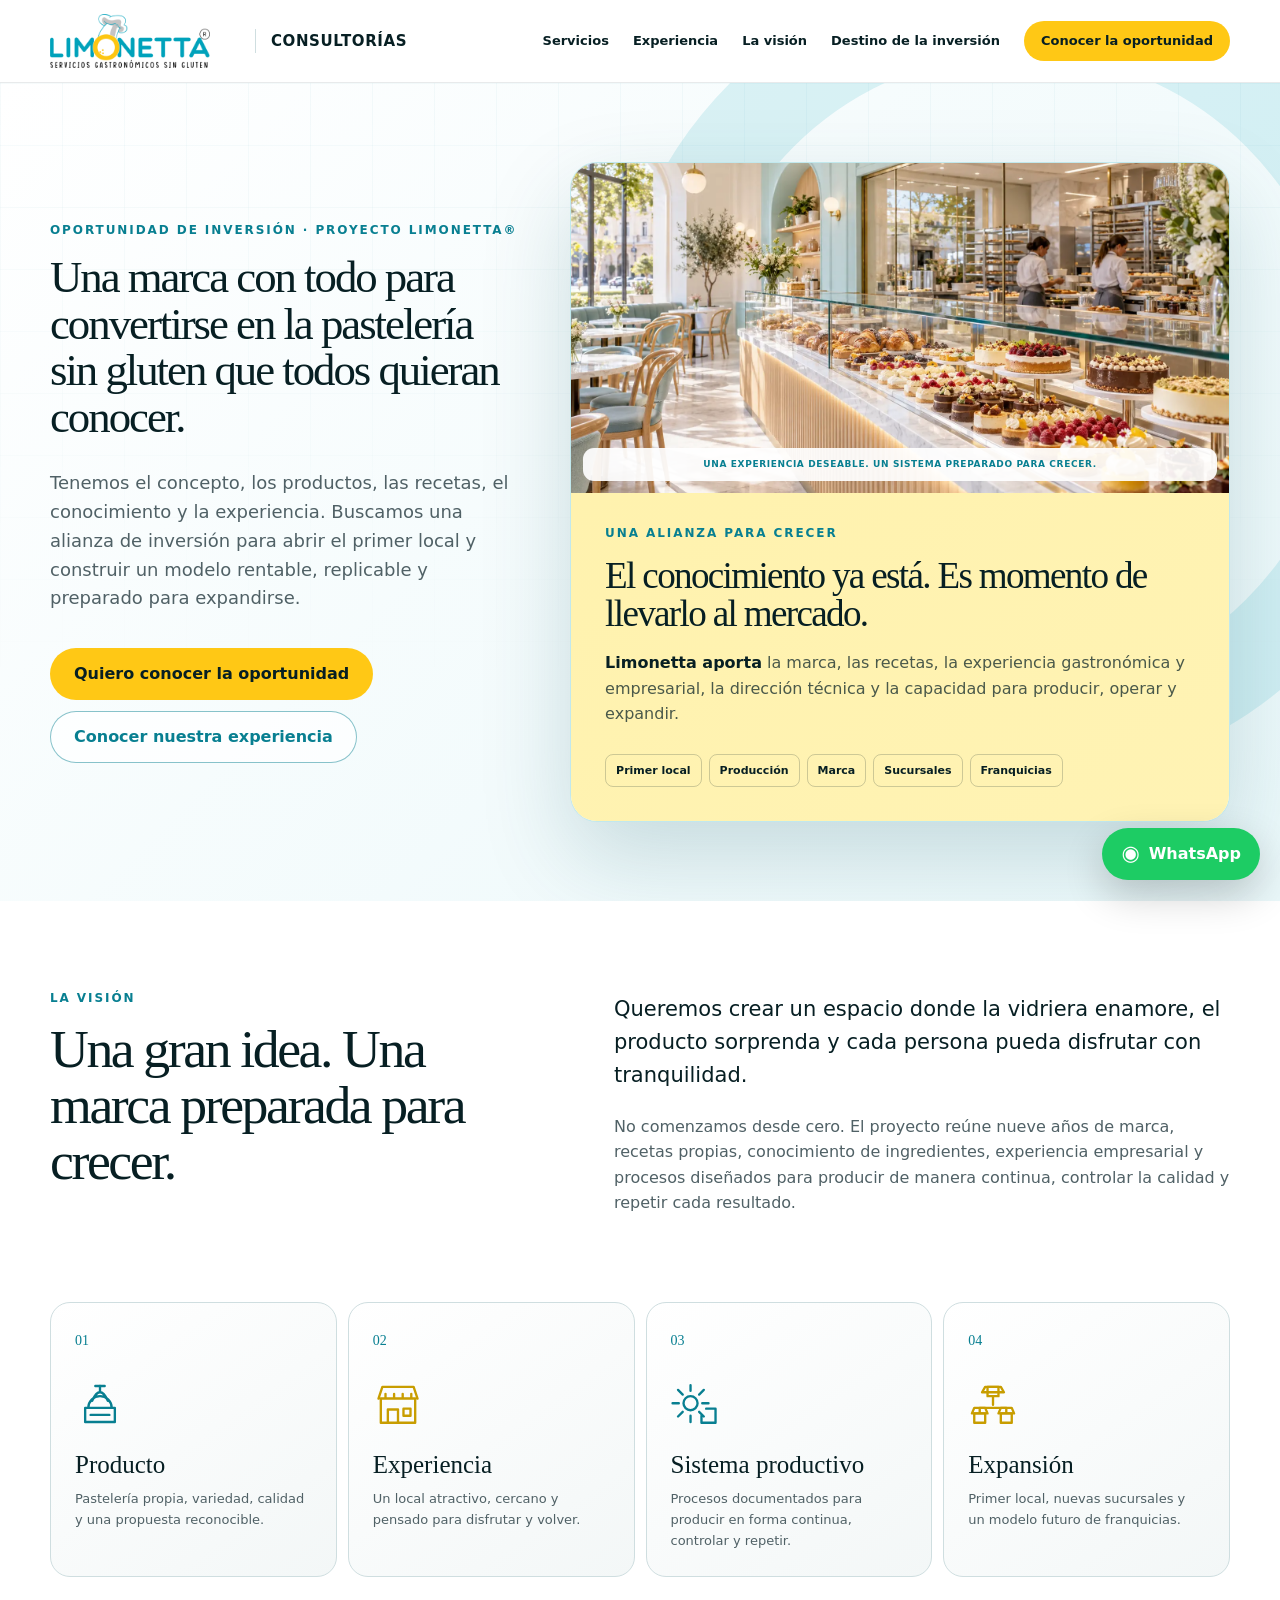
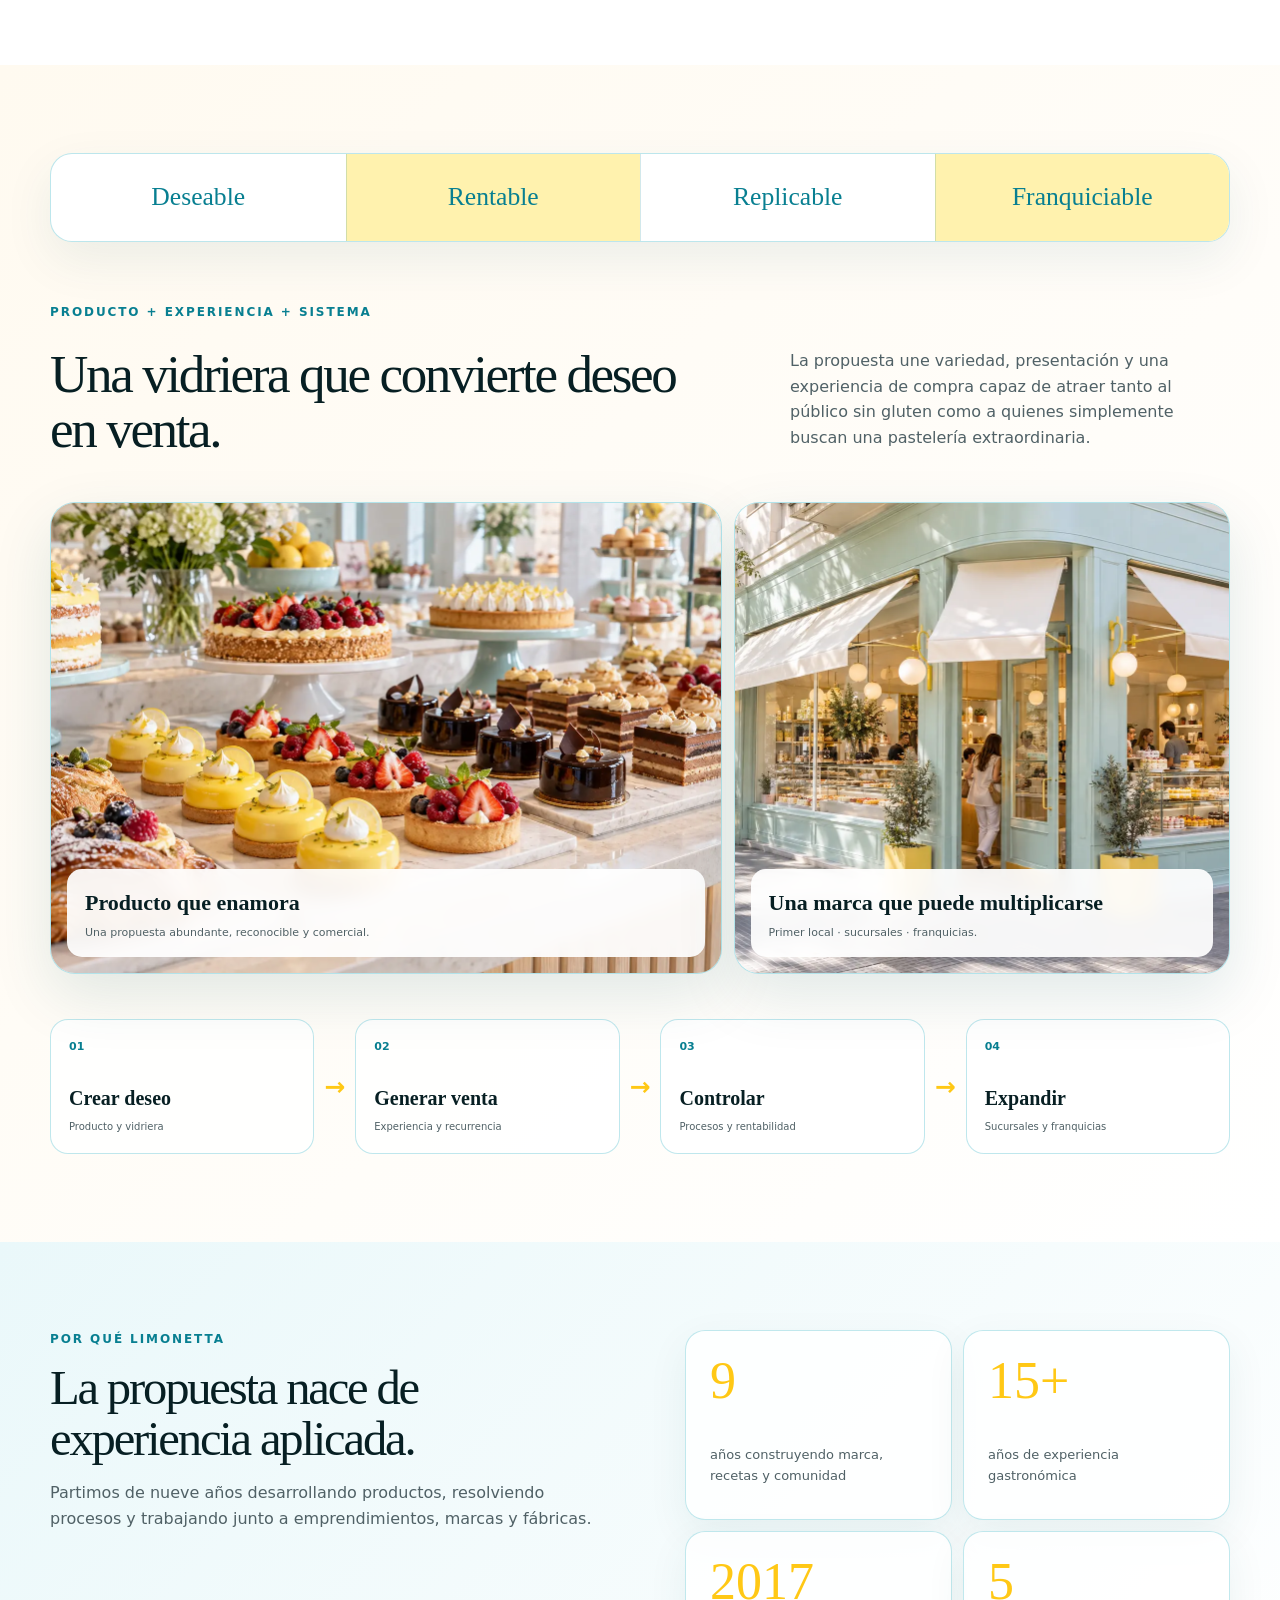
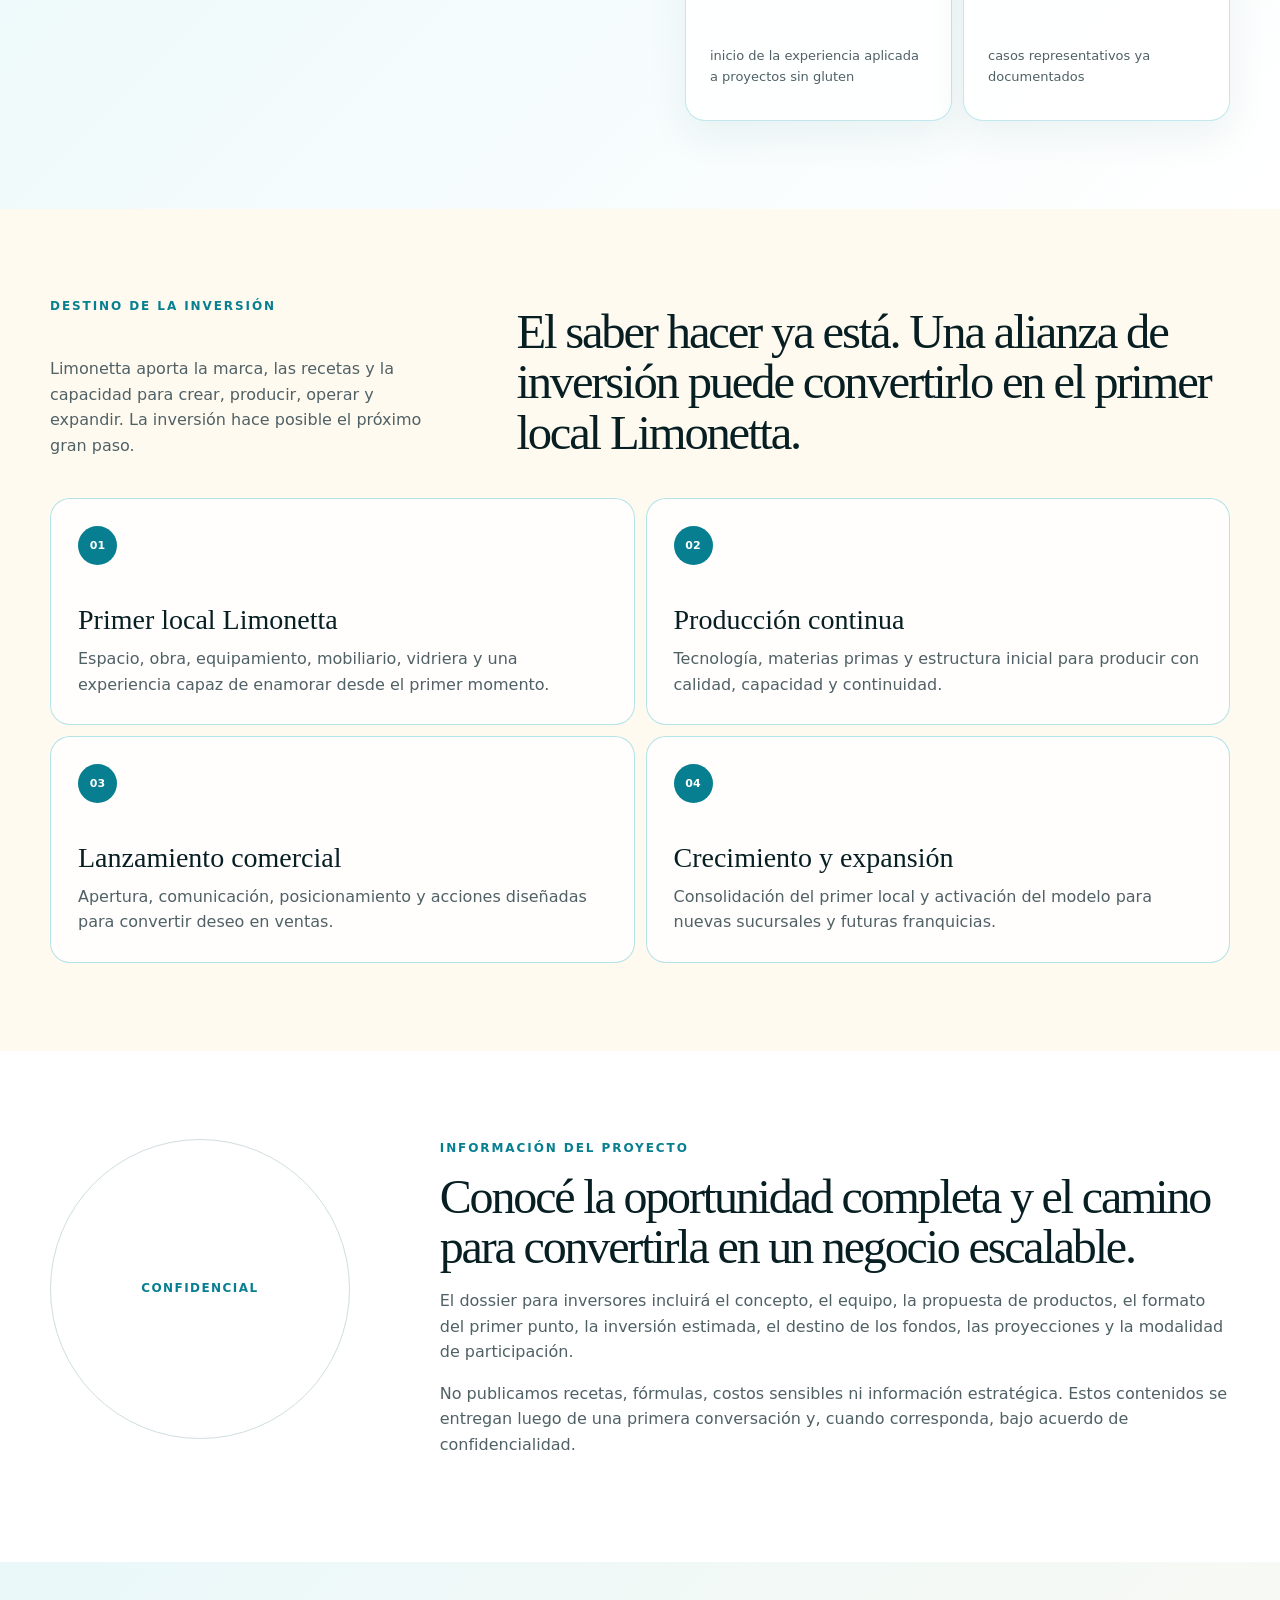
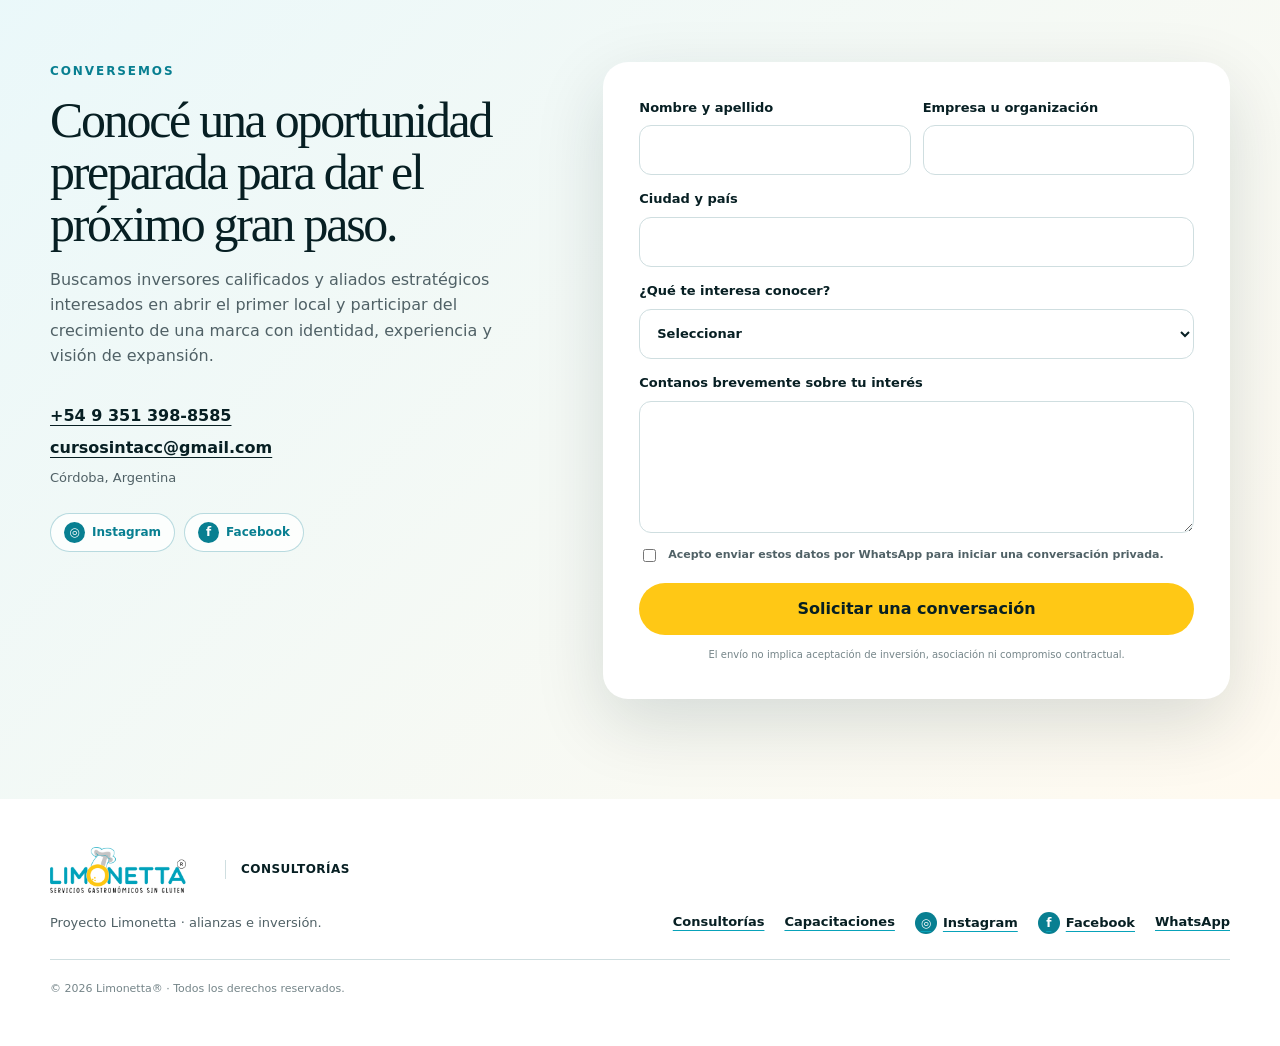
<file: proyecto-limonetta.html>
<!doctype html>
<html lang="es">
  <head>
    <meta charset="utf-8" />
    <meta name="viewport" content="width=device-width, initial-scale=1" />
    <meta name="description" content="Oportunidad de inversión en Proyecto Limonetta: una pastelería sin gluten con marca, producción continua y un modelo escalable y franquiciable." />
    <meta name="theme-color" content="#eaf8fa" />
    <meta property="og:type" content="website" />
    <meta property="og:title" content="Proyecto Limonetta® | Oportunidad de inversión" />
    <meta property="og:description" content="Una pastelería sin gluten con identidad, producción continua y un modelo pensado para ser rentable, replicable y franquiciable." />
    <meta property="og:url" content="https://consultorias.limonettasingluten.com.ar/proyecto-limonetta.html" />
    <meta property="og:image" content="https://consultorias.limonettasingluten.com.ar/og-consultorias.png" />
    <link rel="canonical" href="https://consultorias.limonettasingluten.com.ar/proyecto-limonetta.html" />
    <link rel="icon" href="./favicon.png" type="image/png" />
    <link rel="stylesheet" href="./styles.css?v=20260916-1" />
    <script>document.documentElement.classList.add('js');</script>
    <title>Proyecto Limonetta® | Pastelería e inversión</title>
  </head>
  <body class="project-page">
    <a class="skip-link" href="#contenido">Ir al contenido</a>
    <header class="site-header" id="inicio">
      <div class="nav-wrap">
        <a class="brand" href="./" aria-label="Limonetta Consultorías, volver al inicio">
          <img class="brand-logo" src="./logo-limonetta.png" alt="Limonetta, marca registrada" />
          <span class="brand-division">Consultorías</span>
        </a>
        <button class="menu-button" type="button" aria-expanded="false" aria-controls="main-nav">
          <span></span><span></span><span></span><span class="sr-only">Abrir menú</span>
        </button>
        <nav class="main-nav" id="main-nav" aria-label="Navegación principal">
          <a href="./#servicios">Servicios</a>
          <a href="./#experiencia">Experiencia</a>
          <a href="#vision">La visión</a>
          <a href="#inversion">Destino de la inversión</a>
          <a class="nav-cta" href="#alianzas">Conocer la oportunidad</a>
          <div class="nav-socials" aria-label="Redes sociales de Limonetta">
            <a href="https://www.instagram.com/limonettasingluten/" target="_blank" rel="noreferrer" aria-label="Instagram de Limonetta">IG</a>
            <a href="https://www.facebook.com/limonettasingluten/" target="_blank" rel="noreferrer" aria-label="Facebook de Limonetta">f</a>
          </div>
        </nav>
      </div>
    </header>

    <main id="contenido">
      <section class="invest-hero">
        <div class="hero-grid" aria-hidden="true"></div>
        <div class="invest-inner">
          <div class="invest-copy reveal">
            <p class="eyebrow">Oportunidad de inversión · Proyecto Limonetta®</p>
            <h1>Una marca con todo para convertirse en la pastelería sin gluten que todos quieran conocer.</h1>
            <p>Tenemos el concepto, los productos, las recetas, el conocimiento y la experiencia. Buscamos una alianza de inversión para abrir el primer local y construir un modelo rentable, replicable y preparado para expandirse.</p>
            <div class="hero-actions">
              <a class="button button-primary" href="#alianzas">Quiero conocer la oportunidad</a>
              <a class="button button-ghost" href="./#experiencia">Conocer nuestra experiencia</a>
            </div>
          </div>
          <aside class="invest-card reveal">
            <figure class="invest-photo">
              <img src="./proyecto-pasteleria-limonetta.webp" alt="Concepto de pastelería elegante, luminosa y con producción visible" />
              <figcaption>Una experiencia deseable. Un sistema preparado para crecer.</figcaption>
            </figure>
            <div class="invest-card-copy">
              <p class="eyebrow">Una alianza para crecer</p>
              <h2>El conocimiento ya está. Es momento de llevarlo al mercado.</h2>
              <p><strong>Limonetta aporta</strong> la marca, las recetas, la experiencia gastronómica y empresarial, la dirección técnica y la capacidad para producir, operar y expandir.</p>
              <div class="invest-tags"><span>Primer local</span><span>Producción</span><span>Marca</span><span>Sucursales</span><span>Franquicias</span></div>
            </div>
          </aside>
        </div>
      </section>

      <section class="section vision" id="vision" aria-labelledby="vision-title">
        <div class="vision-heading reveal">
          <p class="eyebrow">La visión</p>
          <h2 id="vision-title">Una gran idea. Una marca preparada para crecer.</h2>
        </div>
        <div class="vision-copy reveal">
          <p class="lead">Queremos crear un espacio donde la vidriera enamore, el producto sorprenda y cada persona pueda disfrutar con tranquilidad.</p>
          <p>No comenzamos desde cero. El proyecto reúne nueve años de marca, recetas propias, conocimiento de ingredientes, experiencia empresarial y procesos diseñados para producir de manera continua, controlar la calidad y repetir cada resultado.</p>
        </div>
        <div class="vision-pillars">
          <article class="reveal"><span>01</span><svg class="vision-icon" viewBox="0 0 64 64" width="50" height="50" fill="none" stroke="#087f91" stroke-width="3" stroke-linecap="round" stroke-linejoin="round" aria-hidden="true"><path d="M13 37h38v18H13zM17 37a15 15 0 0 1 30 0M22 28c3-7 7-11 10-11s7 4 10 11M32 17V9"/><path d="M26 9h12M20 46h24"/></svg><h3>Producto</h3><p>Pastelería propia, variedad, calidad y una propuesta reconocible.</p></article>
          <article class="reveal"><span>02</span><svg class="vision-icon" viewBox="0 0 64 64" width="50" height="50" fill="none" stroke="#087f91" stroke-width="3" stroke-linecap="round" stroke-linejoin="round" aria-hidden="true"><path d="M10 25h44v31H10zM7 25l5-15h40l5 15M16 25v-6M27 25v-6M38 25v-6M49 25v-6"/><path d="M19 56V39h13v17M39 38h9v9h-9z"/></svg><h3>Experiencia</h3><p>Un local atractivo, cercano y pensado para disfrutar y volver.</p></article>
          <article class="reveal"><span>03</span><svg class="vision-icon" viewBox="0 0 64 64" width="50" height="50" fill="none" stroke="#087f91" stroke-width="3" stroke-linecap="round" stroke-linejoin="round" aria-hidden="true"><circle cx="25" cy="31" r="9"/><path d="M25 8v7M25 47v8M2 31h8M40 31h8M9 14l6 6M36 42l6 6M42 14l-6 6M15 42l-6 6M45 38h12v18H39V47"/></svg><h3>Sistema productivo</h3><p>Procesos documentados para producir en forma continua, controlar y repetir.</p></article>
          <article class="reveal"><span>04</span><svg class="vision-icon" viewBox="0 0 64 64" width="50" height="50" fill="none" stroke="#087f91" stroke-width="3" stroke-linecap="round" stroke-linejoin="round" aria-hidden="true"><path d="M25 10h14v12H25zM8 44h14v12H8zM42 44h14v12H42zM32 22v11M15 44v-7h34v7"/><path d="M22 10h20l4 7H18zM5 44h20l-3-7H8zM39 44h20l-3-7H42z"/></svg><h3>Expansión</h3><p>Primer local, nuevas sucursales y un modelo futuro de franquicias.</p></article>
        </div>
      </section>

      <section class="project-sales" aria-labelledby="sales-title">
        <div class="section project-sales-inner">
          <div class="project-value-strip reveal" aria-label="Atributos del modelo Limonetta">
            <span>Deseable</span><span>Rentable</span><span>Replicable</span><span>Franquiciable</span>
          </div>
          <div class="sales-heading reveal">
            <p class="eyebrow">Producto + experiencia + sistema</p>
            <h2 id="sales-title">Una vidriera que convierte deseo en venta.</h2>
            <p>La propuesta une variedad, presentación y una experiencia de compra capaz de atraer tanto al público sin gluten como a quienes simplemente buscan una pastelería extraordinaria.</p>
          </div>
          <div class="sales-gallery">
            <figure class="sales-photo sales-photo-product reveal">
              <img src="./proyecto-productos-pasteleria.webp" alt="Variedad de productos de pastelería presentados para generar deseo y venta" />
              <figcaption><strong>Producto que enamora</strong><span>Una propuesta abundante, reconocible y comercial.</span></figcaption>
            </figure>
            <figure class="sales-photo sales-photo-store reveal">
              <img src="./proyecto-local-franquicia.webp" alt="Concepto visual de un local de pastelería preparado para repetirse" />
              <figcaption><strong>Una marca que puede multiplicarse</strong><span>Primer local · sucursales · franquicias.</span></figcaption>
            </figure>
          </div>
          <div class="business-flow reveal" aria-label="Modelo de crecimiento">
            <article><span>01</span><strong>Crear deseo</strong><small>Producto y vidriera</small></article>
            <i aria-hidden="true">→</i>
            <article><span>02</span><strong>Generar venta</strong><small>Experiencia y recurrencia</small></article>
            <i aria-hidden="true">→</i>
            <article><span>03</span><strong>Controlar</strong><small>Procesos y rentabilidad</small></article>
            <i aria-hidden="true">→</i>
            <article><span>04</span><strong>Expandir</strong><small>Sucursales y franquicias</small></article>
          </div>
        </div>
      </section>

      <section class="traction" aria-labelledby="traction-title">
        <div class="section traction-inner">
          <div class="traction-copy reveal">
            <p class="eyebrow">Por qué Limonetta</p>
            <h2 id="traction-title">La propuesta nace de experiencia aplicada.</h2>
            <p>Partimos de nueve años desarrollando productos, resolviendo procesos y trabajando junto a emprendimientos, marcas y fábricas.</p>
          </div>
          <div class="traction-stats reveal">
            <article><strong>9</strong><span>años construyendo marca, recetas y comunidad</span></article>
            <article><strong>15+</strong><span>años de experiencia gastronómica</span></article>
            <article><strong>2017</strong><span>inicio de la experiencia aplicada a proyectos sin gluten</span></article>
            <article><strong>5</strong><span>casos representativos ya documentados</span></article>
          </div>
        </div>
      </section>

      <section class="partner-profile" id="inversion" aria-labelledby="partner-title">
        <div class="section partner-inner">
          <div class="partner-heading reveal">
            <p class="eyebrow">Destino de la inversión</p>
            <h2 id="partner-title">El saber hacer ya está. Una alianza de inversión puede convertirlo en el primer local Limonetta.</h2>
            <p>Limonetta aporta la marca, las recetas y la capacidad para crear, producir, operar y expandir. La inversión hace posible el próximo gran paso.</p>
          </div>
          <div class="partner-grid">
            <article class="reveal"><span class="partner-number">01</span><h3>Primer local Limonetta</h3><p>Espacio, obra, equipamiento, mobiliario, vidriera y una experiencia capaz de enamorar desde el primer momento.</p></article>
            <article class="reveal"><span class="partner-number">02</span><h3>Producción continua</h3><p>Tecnología, materias primas y estructura inicial para producir con calidad, capacidad y continuidad.</p></article>
            <article class="reveal"><span class="partner-number">03</span><h3>Lanzamiento comercial</h3><p>Apertura, comunicación, posicionamiento y acciones diseñadas para convertir deseo en ventas.</p></article>
            <article class="reveal"><span class="partner-number">04</span><h3>Crecimiento y expansión</h3><p>Consolidación del primer local y activación del modelo para nuevas sucursales y futuras franquicias.</p></article>
          </div>
        </div>
      </section>

      <section class="section confidential" aria-labelledby="confidential-title">
        <div class="confidential-mark reveal">Confidencial</div>
        <div class="confidential-copy reveal">
          <p class="eyebrow">Información del proyecto</p>
          <h2 id="confidential-title">Conocé la oportunidad completa y el camino para convertirla en un negocio escalable.</h2>
          <p>El dossier para inversores incluirá el concepto, el equipo, la propuesta de productos, el formato del primer punto, la inversión estimada, el destino de los fondos, las proyecciones y la modalidad de participación.</p>
          <p>No publicamos recetas, fórmulas, costos sensibles ni información estratégica. Estos contenidos se entregan luego de una primera conversación y, cuando corresponda, bajo acuerdo de confidencialidad.</p>
        </div>
      </section>

      <section class="contact invest-contact" id="alianzas" aria-labelledby="alliance-title">
        <div class="contact-inner">
          <div class="contact-copy reveal">
            <p class="eyebrow">Conversemos</p>
            <h2 id="alliance-title">Conocé una oportunidad preparada para dar el próximo gran paso.</h2>
            <p>Buscamos inversores calificados y aliados estratégicos interesados en abrir el primer local y participar del crecimiento de una marca con identidad, experiencia y visión de expansión.</p>
            <div class="contact-direct"><a href="tel:+5493513988585">+54 9 351 398-8585</a><a href="mailto:cursosintacc@gmail.com">cursosintacc@gmail.com</a><span>Córdoba, Argentina</span><div class="contact-socials" aria-label="Redes sociales de Limonetta"><a href="https://www.instagram.com/limonettasingluten/" target="_blank" rel="noreferrer"><span aria-hidden="true">◎</span> Instagram</a><a href="https://www.facebook.com/limonettasingluten/" target="_blank" rel="noreferrer"><span aria-hidden="true">f</span> Facebook</a></div></div>
          </div>
          <form class="project-form reveal" id="project-form" data-investment-form>
            <div class="field-row">
              <label>Nombre y apellido<input required name="nombre" autocomplete="name" /></label>
              <label>Empresa u organización<input name="empresa" autocomplete="organization" /></label>
            </div>
            <label>Ciudad y país<input required name="ubicacion" /></label>
            <label>¿Qué te interesa conocer?
              <select required name="tipo">
                <option value="">Seleccionar</option><option>Inversión de capital</option><option>Participación en el proyecto</option><option>Plan de expansión y franquicias</option><option>Solicitar el dossier privado</option>
              </select>
            </label>
            <label>Contanos brevemente sobre tu interés<textarea required name="necesidad" rows="5"></textarea></label>
            <label class="privacy"><input required type="checkbox" name="privacidad" /> <span>Acepto enviar estos datos por WhatsApp para iniciar una conversación privada.</span></label>
            <button class="button button-primary full" type="submit">Solicitar una conversación</button>
            <p class="form-note">El envío no implica aceptación de inversión, asociación ni compromiso contractual.</p>
          </form>
        </div>
      </section>
    </main>

    <footer class="site-footer">
      <div class="footer-main"><a class="brand footer-brand" href="./"><img class="brand-logo" src="./logo-limonetta.png" alt="Limonetta" /><span class="brand-division">Consultorías</span></a><p>Proyecto Limonetta · alianzas e inversión.</p></div>
      <div class="footer-links"><a href="./">Consultorías</a><a href="https://limonettasingluten.com.ar/">Capacitaciones</a><a class="social-link" href="https://www.instagram.com/limonettasingluten/" target="_blank" rel="noreferrer"><span aria-hidden="true">◎</span> Instagram</a><a class="social-link" href="https://www.facebook.com/limonettasingluten/" target="_blank" rel="noreferrer"><span aria-hidden="true">f</span> Facebook</a><a href="https://wa.me/5493513988585" target="_blank" rel="noreferrer">WhatsApp</a></div>
      <p class="copyright">© <span id="year"></span> Limonetta® · Todos los derechos reservados.</p>
    </footer>
    <a class="floating-whatsapp" href="https://wa.me/5493513988585?text=Hola%2C%20quiero%20conocer%20Proyecto%20Limonetta%20y%20explorar%20una%20alianza." target="_blank" rel="noreferrer" aria-label="Consultar por WhatsApp"><span aria-hidden="true">◉</span> WhatsApp</a>
    <div class="toast" id="toast" role="status" aria-live="polite">Preparando tu consulta…</div>
    <script src="./app.js"></script>
  </body>
</html>
</file>
<file: styles.css>
:root {
  --ink: #071f23;
  --ink-2: #0b3036;
  --ink-soft: #506166;
  --teal: #08a2b9;
  --teal-dark: #087f91;
  --teal-pale: #eaf8fa;
  --yellow: #ffc815;
  --yellow-pale: #fff2ae;
  --cream: #fffaf0;
  --paper: #ffffff;
  --mist: #f3f7f7;
  --line: #cfdee0;
  --white: #ffffff;
  --shadow: 0 24px 70px rgba(3, 37, 43, .14);
  --radius: 26px;
  --content: 1180px;
}

* { box-sizing: border-box; }
html { scroll-behavior: smooth; }
body {
  margin: 0;
  color: var(--ink);
  background: var(--paper);
  font-family: Inter, ui-sans-serif, system-ui, -apple-system, BlinkMacSystemFont, "Segoe UI", sans-serif;
  font-size: 16px;
  line-height: 1.6;
  text-rendering: optimizeLegibility;
}
body.menu-open { overflow: hidden; }
button, input, textarea, select { font: inherit; }
button, a { -webkit-tap-highlight-color: transparent; }
a { color: inherit; }
img { max-width: 100%; }

.sr-only {
  position: absolute;
  width: 1px;
  height: 1px;
  padding: 0;
  margin: -1px;
  overflow: hidden;
  clip: rect(0, 0, 0, 0);
  white-space: nowrap;
  border: 0;
}
.skip-link {
  position: fixed;
  top: -70px;
  left: 18px;
  z-index: 200;
  padding: 11px 17px;
  border-radius: 12px;
  color: var(--white);
  background: var(--teal-dark);
  transition: top .2s ease;
}
.skip-link:focus { top: 18px; }

.site-header {
  position: sticky;
  top: 0;
  z-index: 100;
  border-bottom: 1px solid rgba(7, 31, 35, .09);
  background: rgba(255, 255, 255, .93);
  backdrop-filter: blur(18px);
}
.nav-wrap {
  display: flex;
  width: min(var(--content), calc(100% - 40px));
  min-height: 82px;
  margin: 0 auto;
  align-items: center;
  justify-content: space-between;
  gap: 34px;
}
.brand {
  display: inline-flex;
  align-items: center;
  gap: 15px;
  text-decoration: none;
}
.brand-logo {
  display: block;
  width: 190px;
  height: 54px;
  object-fit: contain;
  object-position: left center;
}
.brand-division {
  padding-left: 15px;
  border-left: 1px solid var(--line);
  color: var(--ink);
  font-size: 15px;
  font-weight: 850;
  letter-spacing: .04em;
  text-transform: uppercase;
}
.main-nav { display: flex; align-items: center; gap: 24px; }
.main-nav a {
  position: relative;
  padding: 10px 0;
  color: var(--ink);
  font-size: 13px;
  font-weight: 800;
  text-decoration: none;
}
.main-nav a:not(.nav-cta)::after {
  position: absolute;
  right: 0;
  bottom: 4px;
  left: 0;
  height: 2px;
  background: var(--yellow);
  content: "";
  transform: scaleX(0);
  transform-origin: right;
  transition: transform .2s ease;
}
.main-nav a:hover::after, .main-nav a:focus-visible::after { transform: scaleX(1); transform-origin: left; }
.main-nav .nav-cta {
  padding: 10px 17px;
  border-radius: 999px;
  color: var(--ink);
  background: var(--yellow);
}
.menu-button { display: none; }

.eyebrow {
  margin: 0 0 14px;
  color: var(--teal-dark);
  font-size: 12px;
  font-weight: 900;
  letter-spacing: .16em;
  text-transform: uppercase;
}
.eyebrow.light { color: var(--yellow); }
h1, h2 {
  margin: 0;
  font-family: Georgia, "Times New Roman", serif;
  font-weight: 500;
  letter-spacing: -.045em;
  line-height: 1.04;
}
h3 { line-height: 1.2; }
.section {
  width: min(var(--content), calc(100% - 40px));
  margin: 0 auto;
  padding: 88px 0;
}
.section h2 { font-size: clamp(2.35rem, 4.2vw, 4.15rem); }
.lead { font-size: 21px; line-height: 1.58; }

.button {
  display: inline-flex;
  min-height: 52px;
  padding: 0 23px;
  border: 1px solid transparent;
  border-radius: 999px;
  align-items: center;
  justify-content: center;
  cursor: pointer;
  font-weight: 850;
  text-decoration: none;
  transition: transform .18s ease, background-color .18s ease, border-color .18s ease;
}
.button:hover { transform: translateY(-2px); }
.button-primary { color: var(--ink); background: var(--yellow); }
.button-primary:hover { background: #ffe066; }
.button-ghost { border-color: rgba(8,127,145,.48); color: var(--teal-dark); background: rgba(255,255,255,.72); }
.button-ghost:hover { border-color: var(--teal-dark); background: var(--white); }
.button.full { width: 100%; }
.button:focus-visible, button:focus-visible, a:focus-visible, input:focus-visible, textarea:focus-visible, select:focus-visible, summary:focus-visible {
  outline: 3px solid #8fddea;
  outline-offset: 3px;
}

/* Hero */
.hero {
  position: relative;
  min-height: calc(100svh - 82px);
  overflow: hidden;
  color: var(--ink);
  background: linear-gradient(135deg, #ffffff 0%, var(--teal-pale) 58%, var(--cream) 100%);
}
.hero-grid, .invest-hero .hero-grid {
  position: absolute;
  inset: 0;
  opacity: .42;
  background-image: linear-gradient(rgba(8,127,145,.09) 1px, transparent 1px), linear-gradient(90deg, rgba(8,127,145,.09) 1px, transparent 1px);
  background-size: 62px 62px;
  mask-image: linear-gradient(to bottom, black 0%, transparent 80%);
}
.hero-orb {
  position: absolute;
  border-radius: 50%;
  filter: blur(2px);
  pointer-events: none;
}
.hero-orb-one {
  top: -220px;
  right: -90px;
  width: 610px;
  height: 610px;
  border: 1px solid rgba(8,162,185,.32);
  box-shadow: inset 0 0 100px rgba(8,162,185,.08);
}
.hero-orb-two {
  right: 28%;
  bottom: -390px;
  width: 680px;
  height: 680px;
  background: rgba(8,162,185,.12);
  filter: blur(70px);
}
.hero-inner {
  position: relative;
  z-index: 2;
  display: grid;
  width: min(var(--content), calc(100% - 40px));
  min-height: calc(100svh - 172px);
  margin: 0 auto;
  padding: 62px 0 94px;
  grid-template-columns: .94fr 1.06fr;
  gap: 52px;
  align-items: center;
}
.hero-copy h1 { max-width: 690px; font-size: clamp(2.65rem, 3.65vw, 4.2rem); }
.hero-eyebrow { color: var(--teal-dark); }
.hero-seal {
  display: grid;
  max-width: 690px;
  margin: 0 0 28px;
  padding: 18px 22px 19px;
  border: 1px solid rgba(8,127,145,.28);
  border-left: 8px solid var(--yellow);
  border-radius: 18px;
  color: var(--teal-dark);
  background: rgba(255,255,255,.88);
  box-shadow: 0 16px 40px rgba(8,79,91,.1);
}
.hero-seal span { margin-bottom: 4px; color: #77600a; font-size: 11px; font-weight: 950; letter-spacing: .16em; text-transform: uppercase; }
.hero-seal strong { font-family: Georgia, "Times New Roman", serif; font-size: clamp(1.2rem, 1.45vw, 1.55rem); font-weight: 600; line-height: 1.25; text-wrap: balance; }
.hero-lead { max-width: 660px; margin: 29px 0 0; color: var(--ink-soft); font-size: 18px; line-height: 1.68; }
.hero-actions { display: flex; flex-wrap: wrap; gap: 11px; margin-top: 35px; }
.hero-board {
  position: relative;
  padding: 24px;
  border: 1px solid rgba(8,162,185,.32);
  border-radius: 28px;
  background: rgba(255,255,255,.88);
  box-shadow: 0 35px 100px rgba(8,79,91,.16);
  backdrop-filter: blur(15px);
}
.hero-board::before {
  position: absolute;
  top: -11px;
  right: 38px;
  width: 78px;
  height: 22px;
  border-radius: 20px;
  background: var(--yellow);
  content: "";
}
.hero-photo { position: relative; margin: 23px 0 0; border-radius: 20px; overflow: hidden; background: var(--teal-pale); }
.hero-photo img { display: block; width: 100%; aspect-ratio: 16 / 9; object-fit: cover; }
.hero-photo figcaption { position: absolute; right: 10px; bottom: 10px; left: 10px; padding: 8px 11px; border-radius: 10px; color: var(--ink); background: rgba(255,255,255,.9); font-size: 9px; font-weight: 900; letter-spacing: .07em; text-align: center; text-transform: uppercase; backdrop-filter: blur(8px); }
.board-header { display: flex; justify-content: space-between; gap: 20px; color: var(--ink-soft); font-size: 11px; font-weight: 800; letter-spacing: .08em; text-transform: uppercase; }
.status-dot { color: var(--teal-dark); }
.status-dot::before { display: inline-block; width: 7px; height: 7px; margin-right: 6px; border-radius: 50%; background: currentColor; content: ""; }
.board-main { padding: 31px 4px 27px; }
.board-number { color: var(--yellow); font-family: Georgia, serif; font-size: 18px; }
.board-main h2 { margin-top: 12px; font-size: clamp(2.1rem, 3.5vw, 3.4rem); }
.board-main p { margin: 17px 0 0; color: var(--ink-soft); }
.route-graphic { display: grid; grid-template-columns: 1fr auto 1fr auto 1fr auto 1fr; gap: 7px; align-items: center; }
.route-graphic i { color: var(--teal); font-size: 18px; font-style: normal; }
.route-step { min-height: 105px; padding: 14px 10px; border: 1px solid var(--line); border-radius: 15px; background: linear-gradient(180deg, var(--white), var(--teal-pale)); }
.route-step span, .route-step strong { display: block; }
.route-step span { margin-bottom: 28px; color: var(--teal-dark); font-family: Georgia, serif; font-size: 12px; }
.route-step strong { font-size: 12px; line-height: 1.2; }
.proof-bar {
  position: absolute;
  right: 0;
  bottom: 0;
  left: 0;
  z-index: 3;
  display: grid;
  grid-template-columns: repeat(3, 1fr);
  width: min(var(--content), calc(100% - 40px));
  margin: 0 auto;
  padding: 22px 0 25px;
  border-top: 1px solid rgba(8,127,145,.2);
  color: var(--ink-soft);
  font-size: 12px;
}
.proof-bar span { padding: 0 26px; border-right: 1px solid rgba(8,127,145,.18); }
.proof-bar span:first-child { padding-left: 0; }
.proof-bar span:last-child { padding-right: 0; border-right: 0; }
.proof-bar strong { display: block; color: var(--ink); font-size: 15px; }

/* Positioning */
.positioning { display: grid; padding-bottom: 70px; grid-template-columns: .92fr 1.08fr; gap: 62px; }
.section-kicker h2 { font-size: clamp(2.6rem, 4.15vw, 4.1rem); }
.positioning-copy p { margin: 0 0 22px; color: var(--ink-soft); }
.positioning-copy .lead { color: var(--ink); }
.growth-icons { display: grid; margin-top: 32px; grid-template-columns: repeat(3, 1fr); gap: 9px; }
.growth-icons article { min-height: 174px; padding: 17px 15px; border: 1px solid rgba(8,162,185,.25); border-radius: 18px; background: linear-gradient(145deg, #fff, var(--teal-pale)); box-shadow: 0 12px 30px rgba(8,79,91,.06); }
.growth-icons article:nth-child(2) { background: linear-gradient(145deg, #fff, var(--cream)); }
.growth-icons svg { width: 45px; height: 45px; margin-bottom: 21px; fill: none; stroke: var(--teal-dark); stroke-width: 3.5; stroke-linecap: round; stroke-linejoin: round; }
.growth-icons article:nth-child(2) svg { stroke: #d6a400; }
.growth-icons strong, .growth-icons span { display: block; }
.growth-icons strong { margin-bottom: 6px; font-family: Georgia, serif; font-size: 19px; }
.growth-icons span { color: var(--ink-soft); font-size: 10px; line-height: 1.45; }
.audience-strip {
  display: flex;
  grid-column: 1 / -1;
  flex-wrap: wrap;
  gap: 9px;
  margin-top: 20px;
  padding-top: 31px;
  border-top: 1px solid var(--line);
}
.audience-strip span { padding: 9px 15px; border: 1px solid var(--line); border-radius: 999px; color: var(--ink-soft); font-size: 13px; font-weight: 750; }

/* Who we are */
.about-consulting { display: grid; grid-template-columns: .92fr 1.08fr; gap: 42px 86px; align-items: start; }
.about-consulting-heading h2 { font-size: clamp(2.5rem, 3.9vw, 3.85rem); }
.about-heading-line { display: grid; grid-template-columns: minmax(0, 1fr) 112px; gap: 18px; align-items: start; }
.about-brand-symbol { display: grid; width: 112px; height: 112px; margin-top: 8px; border: 1px solid rgba(8,162,185,.27); border-radius: 50%; place-items: center; background: linear-gradient(145deg, #fff, var(--teal-pale)); box-shadow: 0 14px 35px rgba(8,79,91,.09); }
.about-brand-symbol img { display: block; width: 90px; height: 90px; object-fit: contain; }
.about-consulting-heading .lead { margin: 27px 0 0; color: var(--ink); }
.identity-badges { display: flex; margin-top: 28px; flex-wrap: wrap; gap: 8px; }
.identity-badges span { padding: 8px 12px; border: 1px solid rgba(8,162,185,.26); border-radius: 999px; color: var(--teal-dark); background: var(--teal-pale); font-size: 11px; font-weight: 850; }
.about-consulting-copy { padding: 36px; border: 1px solid rgba(8,162,185,.23); border-radius: 26px; background: linear-gradient(145deg, #ffffff, #f3fbfc); box-shadow: 0 22px 65px rgba(8,79,91,.08); }
.about-consulting-copy > p { margin: 0 0 17px; color: var(--ink-soft); text-align: justify; text-justify: inter-word; }
.about-consulting-copy > p strong { color: var(--ink); }
.about-consulting-copy blockquote { margin: 25px 0; padding: 18px 20px; border-left: 5px solid var(--yellow); border-radius: 0 14px 14px 0; color: var(--teal-dark); background: var(--cream); font-family: Georgia, "Times New Roman", serif; font-size: 21px; line-height: 1.35; }
.founder-grid { display: grid; grid-template-columns: 1fr 1fr; gap: 10px; }
.founder-grid article { display: grid; padding: 15px; border: 1px solid var(--line); border-radius: 16px; grid-template-columns: 46px 1fr; gap: 12px; align-items: center; background: var(--white); }
.founder-grid article > span { display: grid; width: 46px; height: 46px; border-radius: 50%; place-items: center; color: var(--ink); background: var(--yellow); font-size: 11px; font-weight: 950; }
.founder-grid h3 { margin: 0 0 4px; font-size: 15px; }
.founder-grid p { margin: 0; color: var(--ink-soft); font-size: 10px; line-height: 1.4; }
.consulting-principles { display: grid; grid-column: 1 / -1; grid-template-columns: repeat(4, 1fr); gap: 10px; }
.consulting-principles article { min-height: 230px; padding: 24px; border: 1px solid rgba(8,162,185,.25); border-radius: 21px; background: var(--teal-pale); }
.consulting-principles article:nth-child(even) { background: var(--cream); }
.consulting-principles span { display: grid; width: 36px; height: 36px; border-radius: 50%; place-items: center; color: var(--white); background: var(--teal-dark); font-size: 10px; font-weight: 900; }
.consulting-principles h3 { margin: 53px 0 9px; font-family: Georgia, "Times New Roman", serif; font-size: 25px; font-weight: 500; }
.consulting-principles p { margin: 0; color: var(--ink-soft); font-size: 12px; }

/* Expansion graphic */
.growth-visual { padding: 88px 20px; overflow: hidden; background: var(--cream); }
.growth-inner { display: grid; width: min(var(--content), 100%); margin: 0 auto; grid-template-columns: .8fr 1.2fr; gap: 60px; align-items: center; }
.growth-copy h2 { font-size: clamp(2.45rem, 3.9vw, 3.9rem); }
.growth-copy > p:not(.eyebrow) { max-width: 590px; margin-top: 25px; color: var(--ink-soft); }
.growth-copy blockquote { margin: 31px 0 0; padding: 18px 0 18px 24px; border-left: 5px solid var(--yellow); color: var(--teal-dark); font-family: Georgia, "Times New Roman", serif; font-size: clamp(1.35rem, 2.2vw, 2rem); line-height: 1.25; }
.expansion-graphic { position: relative; min-height: 500px; padding: 25px 25px 18px; border: 1px solid rgba(8,162,185,.25); border-radius: 32px; overflow: hidden; background: linear-gradient(145deg, #fff 0%, var(--teal-pale) 58%, #d5f2f5 100%); box-shadow: 0 28px 75px rgba(8,79,91,.12); }
.expansion-graphic::before { position: absolute; inset: 0; opacity: .55; background-image: radial-gradient(rgba(8,127,145,.26) 1px, transparent 1px); background-size: 23px 23px; content: ""; }
.map-heading { position: relative; z-index: 2; display: flex; justify-content: space-between; align-items: baseline; gap: 20px; padding: 0 4px 13px; border-bottom: 1px solid rgba(8,127,145,.18); }
.map-heading span { color: var(--teal-dark); font-size: 10px; font-weight: 950; letter-spacing: .13em; text-transform: uppercase; }
.map-heading strong { font-family: Georgia, serif; font-size: 20px; font-weight: 500; }
.argentina-reach { position: relative; z-index: 1; display: block; width: 100%; height: auto; margin-top: -5px; }
.argentina-map-image { filter: drop-shadow(0 14px 16px rgba(8,79,91,.14)); }
.map-rings circle { fill: none; stroke: rgba(8,162,185,.18); stroke-width: 1.5; stroke-dasharray: 5 7; }
.national-routes path { fill: none; stroke: #08a2b9; stroke-width: 2; stroke-linecap: round; opacity: .63; marker-end: url(#arrow-national); }
.province-points circle { fill: var(--teal-dark); stroke: #fff; stroke-width: 2; }
.cordoba-halo { fill: rgba(255,200,21,.28); stroke: var(--yellow); stroke-width: 2; }
.cordoba-point { fill: var(--yellow); stroke: #fff; stroke-width: 4; }
.cordoba-origin > path { fill: none; stroke: var(--yellow); stroke-width: 3; }
.cordoba-label rect, .world-label rect { fill: rgba(255,255,255,.96); stroke: rgba(8,127,145,.27); stroke-width: 1.5; }
.cordoba-label text, .world-label text { fill: var(--teal-dark); font-family: Arial, sans-serif; font-size: 10px; font-weight: 900; letter-spacing: .09em; }
.cordoba-label .label-strong, .world-label .label-strong { fill: var(--ink); font-family: Georgia, serif; font-size: 16px; font-weight: 600; letter-spacing: 0; }
.international-route { fill: none; stroke: var(--yellow); stroke-width: 4; stroke-linecap: round; stroke-dasharray: 9 8; marker-end: url(#arrow-world); }
.world-globe circle:first-child { fill: rgba(255,255,255,.82); stroke: var(--teal-dark); stroke-width: 3; }
.world-globe ellipse, .world-globe path { fill: none; stroke: rgba(8,127,145,.48); stroke-width: 1.5; }
.world-globe .world-point { fill: var(--yellow); stroke: #fff; stroke-width: 3; }
.map-legend { position: relative; z-index: 2; display: flex; flex-wrap: wrap; justify-content: center; gap: 8px 18px; margin-top: -18px; padding-top: 13px; border-top: 1px solid rgba(8,127,145,.18); color: var(--ink-soft); font-size: 10px; }
.map-legend span { display: inline-flex; align-items: center; gap: 5px; }
.map-legend i { display: inline-block; width: 10px; height: 10px; border-radius: 50%; }
.legend-origin { background: var(--yellow); box-shadow: 0 0 0 3px rgba(255,200,21,.2); }
.legend-national { background: var(--teal-dark); }
.legend-world { border: 2px solid var(--yellow); background: #fff; }

/* Services */
.services { position: relative; color: var(--ink); background: var(--teal-pale); }
.services::before { position: absolute; top: 0; right: 0; width: 38%; height: 420px; background: linear-gradient(135deg, transparent, rgba(8,162,185,.12)); content: ""; }
.services-inner { position: relative; }
.services-heading { display: grid; grid-template-columns: .88fr 1.12fr; gap: 60px; align-items: center; margin-bottom: 46px; }
.services-heading .eyebrow { grid-column: 1 / -1; margin-bottom: -52px; }
.services-heading p:last-child { margin: 0 0 8px; color: var(--ink-soft); }
.services-photo { position: relative; min-height: 300px; margin: 0; border: 1px solid rgba(8,162,185,.28); border-radius: 24px; overflow: hidden; background: #fff; box-shadow: 0 20px 55px rgba(8,79,91,.12); }
.services-photo img { display: block; width: 100%; height: 100%; min-height: 300px; object-fit: cover; }
.services-photo figcaption { position: absolute; right: 12px; bottom: 12px; left: 12px; padding: 10px 13px; border-radius: 12px; color: var(--teal-dark); background: rgba(255,255,255,.92); font-size: 9px; font-weight: 950; letter-spacing: .1em; text-align: center; text-transform: uppercase; backdrop-filter: blur(8px); }
.service-grid { display: grid; grid-template-columns: repeat(2, 1fr); gap: 12px; }
.service-card {
  position: relative;
  min-height: 315px;
  padding: 33px;
  border: 1px solid rgba(8,162,185,.25);
  border-radius: 23px;
  overflow: hidden;
  background: rgba(255,255,255,.84);
  box-shadow: 0 18px 50px rgba(8,79,91,.07);
  transition: transform .2s ease, border-color .2s ease, background-color .2s ease;
}
.service-number { position: absolute; top: 31px; right: 32px; }
.service-symbol { display: grid; width: 76px; height: 76px; border: 1px solid rgba(8,162,185,.3); border-radius: 22px; place-items: center; color: var(--teal-dark); background: linear-gradient(145deg, var(--white), #dff5f7); box-shadow: 0 12px 28px rgba(8,79,91,.1); }
.service-symbol svg { width: 45px; height: 45px; fill: none; stroke: currentColor; stroke-width: 3; stroke-linecap: round; stroke-linejoin: round; }
.service-card:nth-child(3n + 2) .service-symbol { color: #b98f00; background: linear-gradient(145deg, #fff, #fff8d9); }
.service-card:hover { transform: translateY(-4px); border-color: rgba(8,162,185,.8); background: var(--white); }
.service-card::after { position: absolute; right: -42px; bottom: -42px; width: 150px; height: 150px; border: 1px solid rgba(255,200,21,.18); border-radius: 50%; content: ""; }
.service-number { color: var(--teal-dark); font-family: Georgia, serif; }
.service-card h3 { max-width: 510px; margin: 47px 0 12px; font-family: Georgia, serif; font-size: 28px; font-weight: 500; }
.service-card p { max-width: 570px; margin: 0; color: var(--ink-soft); }
.service-card ul { display: flex; margin: 25px 0 0; padding: 0; flex-wrap: wrap; gap: 7px; list-style: none; }
.service-card li { position: relative; padding: 7px 10px 7px 25px; border: 1px solid var(--line); border-radius: 9px; color: var(--teal-dark); background: var(--teal-pale); font-size: 11px; }
.service-card li::before { position: absolute; top: 50%; left: 9px; display: grid; width: 10px; height: 10px; border-radius: 50%; place-items: center; color: var(--ink); background: var(--yellow); content: ""; transform: translateY(-50%); }

/* Visual story */
.visual-story { display: grid; grid-template-columns: 1.08fr .92fr; gap: 70px; align-items: center; }
.story-image { position: relative; margin: 0; border-radius: 30px; overflow: hidden; box-shadow: 0 26px 70px rgba(8,79,91,.13); }
.story-image img { display: block; width: 100%; aspect-ratio: 16 / 10; object-fit: cover; }
.story-image figcaption { position: absolute; right: 15px; bottom: 15px; left: 15px; padding: 10px 13px; border-radius: 12px; color: var(--ink-soft); background: rgba(255,255,255,.92); font-size: 10px; font-weight: 800; text-align: center; }
.story-copy h2 { font-size: clamp(2.35rem, 3.8vw, 3.75rem); }
.story-points { display: grid; margin-top: 32px; border-top: 1px solid var(--line); }
.story-points article { display: grid; padding: 22px 0; border-bottom: 1px solid var(--line); grid-template-columns: 45px 1fr; gap: 17px; }
.story-points article > span { display: grid; width: 38px; height: 38px; border-radius: 50%; place-items: center; color: var(--ink); background: var(--yellow); font-size: 10px; font-weight: 900; }
.story-points h3 { margin: 0 0 6px; font-size: 18px; }
.story-points p { margin: 0; color: var(--ink-soft); font-size: 13px; }

/* Method */
.method { display: grid; grid-template-columns: .86fr 1.14fr; gap: 105px; }
.method-heading { position: sticky; top: 120px; align-self: start; }
.method-heading h2 { font-size: clamp(2.4rem, 3.8vw, 3.75rem); }
.method-heading > p:last-child { margin-top: 23px; color: var(--ink-soft); }
.method-steps { margin: 0; padding: 0; border-top: 1px solid var(--line); list-style: none; }
.method-steps li { display: grid; padding: 31px 0; border-bottom: 1px solid var(--line); grid-template-columns: 58px 1fr; gap: 21px; }
.method-steps li > span { color: var(--teal-dark); font-family: Georgia, serif; font-size: 15px; }
.method-steps h3 { margin: 0 0 7px; font-size: 20px; }
.method-steps p { margin: 0; color: var(--ink-soft); }

/* Cases */
.experience { color: var(--ink); background: linear-gradient(135deg, #dff5f7, #ffffff); }
.experience-heading { display: grid; grid-template-columns: 1.15fr .85fr; gap: 80px; align-items: end; margin-bottom: 52px; }
.experience-heading .eyebrow { grid-column: 1 / -1; margin-bottom: -53px; }
.experience-heading p:last-child { margin: 0 0 8px; color: var(--ink-soft); }
.case-grid { display: grid; grid-template-columns: repeat(2, 1fr); gap: 12px; }
.case-card { min-height: 300px; padding: 30px; border: 1px solid rgba(8,162,185,.25); border-radius: 22px; background: rgba(255,255,255,.82); box-shadow: 0 15px 42px rgba(8,79,91,.06); }
.case-card.featured { grid-column: 1 / -1; min-height: 330px; padding: 42px; color: var(--ink); background: var(--yellow); }
.case-top { display: flex; justify-content: space-between; gap: 20px; color: var(--ink-soft); font-size: 11px; font-weight: 850; letter-spacing: .08em; text-transform: uppercase; }
.case-card.featured .case-top { color: rgba(7,31,35,.66); }
.case-top strong { color: var(--teal-dark); font-size: 15px; letter-spacing: 0; text-transform: none; }
.case-card.featured .case-top strong { color: var(--ink); }
.case-card h3 { max-width: 600px; margin: 64px 0 13px; font-family: Georgia, serif; font-size: 31px; font-weight: 500; }
.case-card.featured h3 { max-width: 840px; margin-top: 58px; font-size: clamp(2.3rem, 3.7vw, 3.65rem); }
.case-card p { max-width: 770px; margin: 0; color: var(--ink-soft); }
.case-card.featured p { color: rgba(7,31,35,.76); font-size: 17px; }
.case-detail { display: inline-block; margin-top: 25px; padding: 7px 11px; border: 1px solid rgba(7,31,35,.2); border-radius: 8px; font-size: 11px; font-weight: 800; }
.case-note { max-width: 820px; margin: 25px 0 0; color: var(--ink-soft); font-size: 12px; }

/* Deliverables and About */
.deliverables { display: grid; grid-template-columns: .95fr 1.05fr; gap: 86px; }
.deliverables-copy h2 { font-size: clamp(2.35rem, 3.8vw, 3.75rem); }
.deliverables-copy > p:last-child { margin-top: 24px; color: var(--ink-soft); }
.deliverables-list { display: grid; align-content: start; border-top: 1px solid var(--line); }
.deliverables-list span { position: relative; padding: 17px 45px 17px 0; border-bottom: 1px solid var(--line); font-weight: 800; }
.deliverables-list span::after { position: absolute; top: 50%; right: 6px; color: var(--teal); content: "✓"; transform: translateY(-50%); }
.about { display: grid; padding-top: 30px; grid-template-columns: .75fr 1.25fr; gap: 92px; align-items: center; }
.about-identity { display: grid; min-height: 400px; padding: 38px; border: 1px solid rgba(8,162,185,.25); border-radius: 28px; align-content: space-between; color: var(--ink); background: linear-gradient(145deg, #ffffff, var(--teal-pale)); box-shadow: 0 22px 60px rgba(8,79,91,.09); }
.about-mark { display: grid; width: 150px; height: 150px; border: 2px solid var(--teal); border-radius: 50%; place-items: center; color: var(--yellow); font-family: Georgia, serif; font-size: 88px; }
.about-mark span { position: absolute; margin: -85px 0 0 90px; color: var(--teal-dark); font-family: sans-serif; font-size: 14px; }
.about-identity p { margin: 0; font-size: 17px; font-weight: 800; line-height: 1.4; }
.about-copy h2 { font-size: clamp(2.35rem, 3.8vw, 3.75rem); }
.about-copy p:not(.eyebrow) { color: var(--ink-soft); }
.about-copy .lead { color: var(--ink); }

/* Project callout */
.project-callout { position: relative; padding: 88px 20px; overflow: hidden; color: var(--ink); background: linear-gradient(135deg, var(--yellow-pale), var(--cream)); }
.project-callout::after { position: absolute; right: -220px; bottom: -340px; width: 680px; height: 680px; border: 1px solid rgba(8,162,185,.48); border-radius: 50%; content: ""; }
.project-callout-inner { position: relative; z-index: 2; display: grid; width: min(var(--content), 100%); margin: 0 auto; grid-template-columns: 1.14fr .86fr; gap: 90px; align-items: center; }
.project-copy h2 { font-size: clamp(2.45rem, 3.9vw, 3.85rem); }
.project-copy > p:not(.eyebrow) { max-width: 730px; margin: 27px 0 32px; color: var(--ink-soft); font-size: 18px; }
.project-panel { padding: 35px; border: 1px solid rgba(8,162,185,.32); border-radius: 24px; background: rgba(255,255,255,.7); }
.project-panel > span { color: var(--yellow); font-size: 11px; font-weight: 900; letter-spacing: .14em; text-transform: uppercase; }
.project-panel h3 { margin: 22px 0; font-family: Georgia, serif; font-size: 33px; font-weight: 500; }
.project-panel ul { margin: 0; padding-left: 19px; color: var(--ink-soft); }
.project-panel li { margin-bottom: 8px; }
.project-panel p { margin: 24px 0 0; padding-top: 20px; border-top: 1px solid rgba(8,127,145,.18); color: var(--ink-soft); font-size: 12px; }

/* FAQ */
.faq { display: grid; grid-template-columns: .7fr 1.3fr; gap: 100px; }
.faq-heading h2 { font-size: clamp(2.7rem, 4.2vw, 4rem); }
.accordion { border-top: 1px solid var(--line); }
.accordion details { border-bottom: 1px solid var(--line); }
.accordion summary { position: relative; padding: 24px 54px 24px 0; cursor: pointer; font-weight: 850; list-style: none; }
.accordion summary::-webkit-details-marker { display: none; }
.accordion summary::after { position: absolute; top: 50%; right: 8px; display: grid; width: 30px; height: 30px; border: 1px solid var(--line); border-radius: 50%; place-items: center; content: "+"; transform: translateY(-50%); }
.accordion details[open] summary::after { content: "−"; }
.accordion details p { margin: -6px 55px 24px 0; color: var(--ink-soft); }

/* Contact */
.contact { padding: 100px 20px; color: var(--ink); background: linear-gradient(135deg, var(--teal-pale), var(--cream)); }
.contact-inner { display: grid; width: min(var(--content), 100%); margin: 0 auto; grid-template-columns: .85fr 1.15fr; gap: 90px; align-items: start; }
.contact-copy { position: sticky; top: 120px; }
.contact-copy h2 { font-size: clamp(2.4rem, 3.9vw, 3.85rem); }
.contact-copy > p:not(.eyebrow) { max-width: 500px; color: var(--ink-soft); }
.contact-direct { display: grid; margin-top: 34px; gap: 7px; }
.contact-direct a { width: fit-content; font-weight: 800; text-underline-offset: 4px; }
.contact-direct span { color: var(--ink-soft); font-size: 13px; }
.contact-socials { display: flex; flex-wrap: wrap; gap: 9px; margin-top: 17px; }
.contact-socials a { display: inline-flex; min-height: 39px; padding: 0 13px; border: 1px solid rgba(8,127,145,.28); border-radius: 999px; align-items: center; gap: 7px; color: var(--teal-dark); background: rgba(255,255,255,.78); font-size: 12px; text-decoration: none; }
.contact-socials a span { display: grid; width: 21px; height: 21px; border-radius: 50%; place-items: center; color: var(--white); background: var(--teal-dark); font-size: 12px; font-weight: 900; }
.project-form { padding: 36px; border-radius: 25px; color: var(--ink); background: var(--white); box-shadow: var(--shadow); }
.field-row { display: grid; grid-template-columns: repeat(2, 1fr); gap: 12px; }
.project-form label { display: grid; margin-bottom: 14px; gap: 7px; font-size: 13px; font-weight: 850; }
.project-form input:not([type="checkbox"]), .project-form textarea, .project-form select { width: 100%; border: 1px solid var(--line); border-radius: 12px; color: var(--ink); background: var(--paper); }
.project-form input:not([type="checkbox"]), .project-form select { height: 50px; padding: 0 13px; }
.project-form textarea { min-height: 128px; padding: 13px; resize: vertical; }
.project-form input:focus, .project-form textarea:focus, .project-form select:focus { border-color: var(--teal); }
.project-form .privacy { display: flex; margin: 5px 0 18px; align-items: flex-start; gap: 9px; color: var(--ink-soft); font-size: 11px; font-weight: 600; line-height: 1.4; }
.project-form .privacy input { margin-top: 2px; accent-color: var(--teal-dark); }
.form-note { margin: 12px 0 0; color: #758589; font-size: 10px; text-align: center; }

/* Footer and floating UI */
.site-footer { display: grid; padding: 48px max(20px, calc((100% - var(--content)) / 2)); grid-template-columns: 1fr auto; gap: 25px 50px; align-items: end; background: var(--paper); }
.footer-main .brand-logo { width: 160px; height: 46px; }
.footer-main .brand-division { font-size: 12px; }
.footer-main p { margin: 13px 0 0; color: var(--ink-soft); font-size: 13px; }
.footer-links { display: flex; flex-wrap: wrap; justify-content: flex-end; gap: 20px; }
.footer-links a { font-size: 13px; font-weight: 800; text-decoration-color: var(--teal); text-underline-offset: 4px; }
.social-link { display: inline-flex; align-items: center; gap: 6px; }
.social-link span { display: grid; width: 22px; height: 22px; border-radius: 50%; place-items: center; color: var(--white); background: var(--teal-dark); font-size: 12px; font-weight: 900; text-decoration: none; }
.nav-socials { display: none; }
.nav-socials a::after { display: none; }
.copyright { grid-column: 1 / -1; margin: 0; padding-top: 20px; border-top: 1px solid var(--line); color: #758589; font-size: 11px; }
.floating-whatsapp { position: fixed; right: 20px; bottom: 20px; z-index: 80; display: inline-flex; min-height: 52px; padding: 0 19px; border-radius: 999px; align-items: center; gap: 9px; color: var(--white); background: #1dcc64; box-shadow: 0 15px 40px rgba(0,0,0,.2); font-weight: 850; text-decoration: none; }
.floating-whatsapp span { font-size: 21px; }
.toast { position: fixed; right: 22px; bottom: 88px; z-index: 90; padding: 11px 16px; border-radius: 12px; color: var(--white); background: var(--teal-dark); box-shadow: var(--shadow); opacity: 0; pointer-events: none; transform: translateY(13px); transition: opacity .2s ease, transform .2s ease; }
.toast.show { opacity: 1; transform: translateY(0); }

/* Project page */
.invest-hero { position: relative; min-height: calc(100svh - 82px); overflow: hidden; color: var(--ink); background: linear-gradient(135deg, var(--white), var(--teal-pale)); }
.invest-hero::after { position: absolute; top: -120px; right: -150px; width: 640px; height: 640px; border: 90px solid rgba(8,162,185,.13); border-radius: 50%; content: ""; }
.invest-inner { position: relative; z-index: 2; display: grid; width: min(var(--content), calc(100% - 40px)); min-height: calc(100svh - 82px); margin: 0 auto; padding: 64px 0; grid-template-columns: .83fr 1.17fr; gap: 52px; align-items: center; }
.invest-copy h1 { max-width: 650px; font-size: clamp(2.6rem, 3.5vw, 4rem); }
.invest-copy > p:not(.eyebrow) { max-width: 690px; margin: 29px 0 0; color: var(--ink-soft); font-size: 18px; }
.invest-card { border: 1px solid rgba(8,162,185,.25); border-radius: 27px; overflow: hidden; color: var(--ink); background: var(--white); box-shadow: 0 35px 90px rgba(8,79,91,.18); }
.invest-photo { position: relative; margin: 0; overflow: hidden; background: var(--teal-pale); }
.invest-photo img { display: block; width: 100%; height: 330px; object-fit: cover; }
.invest-photo figcaption { position: absolute; right: 12px; bottom: 12px; left: 12px; padding: 9px 12px; border-radius: 11px; color: var(--teal-dark); background: rgba(255,255,255,.92); font-size: 9px; font-weight: 900; letter-spacing: .07em; text-align: center; text-transform: uppercase; }
.invest-card-copy { padding: 31px 34px 34px; background: linear-gradient(145deg, var(--yellow-pale), #fff3b4); }
.invest-card h2 { font-size: clamp(2rem, 2.9vw, 3rem); }
.invest-card-copy > p:not(.eyebrow) { color: rgba(7,31,35,.73); }
.invest-card-copy > p strong { color: var(--ink); }
.invest-tags { display: flex; flex-wrap: wrap; gap: 7px; margin-top: 27px; }
.invest-tags span { padding: 7px 10px; border: 1px solid rgba(7,31,35,.2); border-radius: 8px; font-size: 11px; font-weight: 800; }
.vision { display: grid; grid-template-columns: .9fr 1.1fr; gap: 60px; }
.vision-copy p { color: var(--ink-soft); }
.vision-copy .lead { margin-top: 4px; color: var(--ink); }
.vision-pillars { display: grid; grid-column: 1 / -1; grid-template-columns: repeat(4, 1fr); gap: 11px; margin-top: 10px; }
.vision-pillars article { min-height: 235px; padding: 24px; border: 1px solid var(--line); border-radius: 20px; background: linear-gradient(145deg, #fff, var(--mist)); }
.vision-pillars span { color: var(--teal-dark); font-family: Georgia, serif; font-size: 14px; }
.vision-icon { display: block; width: 50px; height: 50px; margin-top: 27px; }
.vision-pillars article:nth-child(even) .vision-icon { stroke: #c89d00; }
.vision-pillars h3 { margin: 21px 0 9px; font-family: Georgia, serif; font-size: 25px; font-weight: 500; }
.vision-pillars p { margin: 0; color: var(--ink-soft); font-size: 13px; }
.project-sales { overflow: hidden; background: linear-gradient(135deg, var(--cream), #fff); }
.project-sales-inner { display: grid; gap: 45px; }
.project-value-strip { display: grid; grid-template-columns: repeat(4, 1fr); border: 1px solid rgba(8,162,185,.27); border-radius: 22px; overflow: hidden; background: var(--white); box-shadow: 0 18px 50px rgba(8,79,91,.08); }
.project-value-strip span { position: relative; padding: 23px 16px; color: var(--teal-dark); font-family: Georgia, serif; font-size: clamp(1.2rem, 2vw, 1.7rem); text-align: center; }
.project-value-strip span + span { border-left: 1px solid rgba(8,127,145,.18); }
.project-value-strip span:nth-child(2), .project-value-strip span:nth-child(4) { background: var(--yellow-pale); }
.sales-heading { display: grid; grid-template-columns: 1.2fr .8fr; gap: 60px 80px; align-items: end; }
.sales-heading .eyebrow { grid-column: 1 / -1; margin-bottom: -35px; }
.sales-heading h2 { font-size: clamp(2.55rem, 4.15vw, 4.1rem); }
.sales-heading > p:last-child { margin: 0 0 7px; color: var(--ink-soft); }
.sales-gallery { display: grid; grid-template-columns: 1.15fr .85fr; gap: 12px; }
.sales-photo { position: relative; min-height: 470px; margin: 0; border: 1px solid rgba(8,162,185,.25); border-radius: 25px; overflow: hidden; background: var(--teal-pale); box-shadow: 0 22px 60px rgba(8,79,91,.12); }
.sales-photo img { display: block; width: 100%; height: 100%; min-height: 470px; object-fit: cover; transition: transform .5s ease; }
.sales-photo:hover img { transform: scale(1.025); }
.sales-photo figcaption { position: absolute; right: 16px; bottom: 16px; left: 16px; padding: 16px 18px; border-radius: 15px; color: var(--ink); background: rgba(255,255,255,.93); backdrop-filter: blur(8px); }
.sales-photo figcaption strong, .sales-photo figcaption span { display: block; }
.sales-photo figcaption strong { font-family: Georgia, serif; font-size: 22px; }
.sales-photo figcaption span { margin-top: 4px; color: var(--ink-soft); font-size: 11px; }
.business-flow { display: grid; grid-template-columns: 1fr auto 1fr auto 1fr auto 1fr; gap: 10px; align-items: center; }
.business-flow article { min-height: 130px; padding: 18px; border: 1px solid rgba(8,162,185,.26); border-radius: 18px; background: rgba(255,255,255,.85); }
.business-flow article > span, .business-flow strong, .business-flow small { display: block; }
.business-flow article > span { margin-bottom: 26px; color: var(--teal-dark); font-size: 11px; font-weight: 900; }
.business-flow strong { font-family: Georgia, serif; font-size: 20px; }
.business-flow small { margin-top: 5px; color: var(--ink-soft); font-size: 10px; }
.business-flow i { color: var(--yellow); font-size: 25px; font-style: normal; font-weight: 900; }
.traction { color: var(--ink); background: linear-gradient(135deg, var(--teal-pale), var(--white)); }
.traction-inner { display: grid; grid-template-columns: 1fr 1fr; gap: 90px; }
.traction-copy h2 { font-size: clamp(2.4rem, 3.8vw, 3.75rem); }
.traction-copy > p:not(.eyebrow) { color: var(--ink-soft); }
.traction-stats { display: grid; grid-template-columns: 1fr 1fr; gap: 11px; }
.traction-stats article { min-height: 190px; padding: 24px; border: 1px solid rgba(8,162,185,.25); border-radius: 20px; background: rgba(255,255,255,.82); box-shadow: 0 14px 40px rgba(8,79,91,.07); }
.traction-stats strong, .traction-stats span { display: block; }
.traction-stats strong { color: var(--yellow); font-family: Georgia, serif; font-size: 52px; font-weight: 500; line-height: 1; }
.traction-stats span { margin-top: 38px; color: var(--ink-soft); font-size: 13px; }
.roadmap { display: grid; grid-template-columns: .9fr 1.1fr; gap: 70px; }
.roadmap-heading { position: sticky; top: 120px; align-self: start; }
.roadmap-heading h2 { font-size: clamp(2.4rem, 3.65vw, 3.6rem); }
.roadmap-heading > p:last-child { color: var(--ink-soft); }
.roadmap-list { margin: 0; padding: 0; border-top: 1px solid var(--line); list-style: none; }
.roadmap-list li { display: grid; padding: 31px 0; border-bottom: 1px solid var(--line); grid-template-columns: 58px 1fr; gap: 20px; }
.roadmap-list li > span { color: var(--teal-dark); font-family: Georgia, serif; }
.roadmap-list h3 { margin: 0 0 7px; font-size: 20px; }
.roadmap-list p { margin: 0; color: var(--ink-soft); }
.partner-profile { color: var(--ink); background: var(--cream); }
.partner-heading { display: grid; grid-template-columns: .72fr 1.28fr; gap: 28px 65px; margin-bottom: 40px; align-items: end; }
.partner-heading .eyebrow { margin-bottom: 12px; }
.partner-heading h2 { grid-column: 2; grid-row: 1 / span 2; font-size: clamp(2.4rem, 3.8vw, 3.75rem); }
.partner-heading > p:last-child { grid-column: 1; margin: 0; color: var(--ink-soft); }
.partner-grid { display: grid; grid-template-columns: repeat(2, 1fr); gap: 11px; }
.partner-grid article { min-height: 205px; padding: 27px; border: 1px solid rgba(8,162,185,.3); border-radius: 20px; background: rgba(255,255,255,.82); }
.partner-number { display: grid; width: 39px; height: 39px; border-radius: 50%; place-items: center; color: var(--white); background: var(--teal-dark); font-size: 11px; font-weight: 900; }
.partner-grid h3 { margin: 50px 0 9px; font-family: Georgia, serif; font-size: 28px; font-weight: 500; }
.partner-grid .partner-number + h3 { margin-top: 38px; }
.partner-grid p { margin: 0; color: var(--ink-soft); }
.confidential { display: grid; grid-template-columns: .55fr 1.45fr; gap: 90px; align-items: start; }
.confidential-mark { display: grid; aspect-ratio: 1; border: 1px solid var(--line); border-radius: 50%; place-items: center; color: var(--teal-dark); font-size: 12px; font-weight: 900; letter-spacing: .12em; text-transform: uppercase; }
.confidential-copy h2 { font-size: clamp(2.35rem, 3.75vw, 3.7rem); }
.confidential-copy p:not(.eyebrow) { color: var(--ink-soft); }
.invest-contact { background: linear-gradient(135deg, var(--teal-pale), var(--cream)); }

/* Reveal */
.reveal { opacity: 1; transform: none; }
.js .reveal { opacity: 0; transform: translateY(22px); transition: opacity .62s ease, transform .62s ease; }
.js .reveal.visible { opacity: 1; transform: none; }
@media (prefers-reduced-motion: reduce) {
  html { scroll-behavior: auto; }
  .js .reveal { opacity: 1; transform: none; transition: none; }
  .button, .service-card { transition: none; }
}

@media (max-width: 1080px) {
  .main-nav { gap: 16px; }
  .brand-logo { width: 165px; }
  .brand-division { font-size: 12px; }
  .hero-inner, .invest-inner { gap: 42px; }
  .hero-copy h1, .invest-copy h1 { font-size: clamp(2.65rem, 4.7vw, 4.35rem); }
  .board-cards { grid-template-columns: 1fr; }
  .board-cards article { min-height: auto; }
  .board-cards span { margin-bottom: 7px; }
  .hero-board { max-width: 440px; justify-self: end; }
}

@media (max-width: 900px) {
  .site-header { background: var(--paper); backdrop-filter: none; }
  .nav-wrap { min-height: 72px; }
  .brand-logo { width: 155px; height: 46px; }
  .menu-button { position: relative; z-index: 111; display: grid; width: 45px; height: 45px; padding: 11px; border: 1px solid var(--line); border-radius: 50%; align-content: center; gap: 5px; background: var(--white); cursor: pointer; }
  .menu-button > span:not(.sr-only) { display: block; width: 100%; height: 2px; background: var(--ink); transition: transform .2s ease, opacity .2s ease; }
  .menu-button[aria-expanded="true"] > span:nth-child(1) { transform: translateY(7px) rotate(45deg); }
  .menu-button[aria-expanded="true"] > span:nth-child(2) { opacity: 0; }
  .menu-button[aria-expanded="true"] > span:nth-child(3) { transform: translateY(-7px) rotate(-45deg); }
  .main-nav { position: fixed; inset: 0; z-index: 110; display: none; width: 100%; height: 100dvh; padding: 105px 28px 38px; overflow-y: auto; flex-direction: column; align-items: stretch; gap: 3px; background: #ffffff; }
  .main-nav.open { display: flex; }
  .main-nav a { padding: 13px 4px; border-bottom: 1px solid var(--line); font-family: Georgia, serif; font-size: 25px; font-weight: 500; }
  .main-nav .nav-cta { margin-top: 15px; padding: 13px 20px; border: 0; text-align: center; font-family: inherit; font-size: 15px; font-weight: 850; }
  .nav-socials { display: flex; gap: 10px; margin-top: 16px; }
  .nav-socials a { display: grid; width: 44px; height: 44px; padding: 0; border: 1px solid rgba(8,127,145,.3); border-radius: 50%; place-items: center; color: var(--white); background: var(--teal-dark); font-family: Inter, sans-serif; font-size: 14px; font-weight: 900; }

  .hero { min-height: auto; }
  .hero-inner { min-height: auto; padding: 64px 0 145px; grid-template-columns: 1fr; }
  .hero-copy h1 { font-size: clamp(2.5rem, 7vw, 3.5rem); }
  .hero-board { width: min(570px, 100%); max-width: none; justify-self: start; }
  .board-cards { grid-template-columns: repeat(3, 1fr); }
  .board-cards article { min-height: 115px; }
  .board-cards span { margin-bottom: 20px; }
  .proof-bar { grid-template-columns: repeat(3, 1fr); }
  .proof-bar span { padding: 0 13px; }

  .positioning, .about-consulting, .growth-inner, .visual-story, .services-heading, .method, .experience-heading, .deliverables, .about, .project-callout-inner, .faq, .contact-inner,
  .invest-inner, .vision, .traction-inner, .roadmap, .confidential { grid-template-columns: 1fr; gap: 45px; }
  .services-heading .eyebrow, .experience-heading .eyebrow { grid-column: auto; margin-bottom: -25px; }
  .method-heading, .contact-copy, .roadmap-heading { position: static; }
  .about-identity { min-height: 320px; }
  .project-panel { max-width: 620px; }
  .invest-inner { padding: 64px 0; }
  .invest-card { max-width: 620px; }
  .vision-pillars { grid-template-columns: repeat(2, 1fr); }
  .sales-heading, .sales-gallery { grid-template-columns: 1fr; }
  .sales-heading .eyebrow { grid-column: auto; margin-bottom: -20px; }
  .sales-photo { min-height: 390px; }
  .sales-photo img { min-height: 390px; }
  .business-flow { grid-template-columns: 1fr 1fr; }
  .business-flow i { display: none; }
  .partner-heading { grid-template-columns: 1fr; gap: 10px; }
  .partner-heading h2, .partner-heading > p:last-child { grid-column: 1; grid-row: auto; }
  .confidential-mark { width: 230px; }
  .consulting-principles { grid-template-columns: repeat(2, 1fr); }
}

@media (max-width: 640px) {
  body { font-size: 15px; }
  .section { width: min(100% - 30px, var(--content)); padding: 62px 0; }
  .nav-wrap { width: calc(100% - 28px); }
  .brand { gap: 10px; }
  .brand-logo { width: 128px; height: 43px; }
  .brand-division { padding-left: 10px; font-size: 10px; }
  .hero-inner, .invest-inner { width: calc(100% - 30px); padding-top: 42px; }
  .hero-inner { padding-bottom: 205px; }
  .hero-copy h1, .invest-copy h1 { font-size: clamp(2.35rem, 10.5vw, 3rem); line-height: 1.01; }
  .hero-lead, .invest-copy > p:not(.eyebrow) { font-size: 16px; }
  .hero-actions { flex-direction: column; }
  .hero-actions .button { width: 100%; }
  .hero-board { padding: 19px; }
  .hero-board::before { right: 25px; width: 60px; }
  .board-main { padding: 42px 2px 30px; }
  .board-main h2 { font-size: 2.3rem; }
  .board-cards { grid-template-columns: 1fr; }
  .board-cards article { min-height: auto; }
  .board-cards span { margin-bottom: 7px; }
  .proof-bar { grid-template-columns: 1fr; padding: 16px 0; }
  .proof-bar span { padding: 7px 0; border-right: 0; }
  .proof-bar strong { display: inline; margin-right: 5px; }
  .hero-seal { margin-bottom: 22px; padding: 15px 16px; border-left-width: 6px; border-radius: 14px; line-height: 1.35; }
  .hero-seal strong { font-size: 1.16rem; }
  .route-graphic { grid-template-columns: 1fr 1fr; }
  .route-graphic i { display: none; }
  .route-step { min-height: 92px; }
  .route-step span { margin-bottom: 18px; }
  .positioning { padding-bottom: 65px; }
  .growth-icons { grid-template-columns: 1fr; }
  .growth-icons article { display: grid; min-height: 0; grid-template-columns: 52px 1fr; gap: 13px; align-items: center; }
  .growth-icons svg { margin-bottom: 0; }
  .growth-visual { padding: 62px 15px; }
  .about-consulting-copy { padding: 24px; }
  .about-heading-line { grid-template-columns: minmax(0, 1fr) 78px; gap: 10px; }
  .about-brand-symbol { width: 78px; height: 78px; margin-top: 3px; }
  .about-brand-symbol img { width: 65px; height: 65px; }
  .founder-grid, .consulting-principles { grid-template-columns: 1fr; }
  .consulting-principles article { min-height: 195px; }
  .consulting-principles h3 { margin-top: 40px; }
  .expansion-graphic { min-height: 0; padding: 18px 12px 15px; }
  .map-heading { display: grid; gap: 4px; }
  .map-heading strong { font-size: 17px; }
  .argentina-reach { margin-top: 0; }
  .map-legend { margin-top: -4px; justify-content: flex-start; }
  .section h2, .project-copy h2, .contact-copy h2, .traction-copy h2 { font-size: clamp(2.1rem, 9.5vw, 2.75rem); }
  .lead { font-size: 18px; }
  .audience-strip { margin-top: 0; }
  .services-inner { width: min(100% - 30px, var(--content)); }
  .service-grid, .case-grid, .traction-stats, .partner-grid { grid-template-columns: 1fr; }
  .service-card { min-height: auto; padding: 25px; }
  .service-card h3 { margin-top: 35px; font-size: 25px; }
  .case-card, .case-card.featured { grid-column: auto; min-height: auto; padding: 25px; }
  .case-card h3, .case-card.featured h3 { margin-top: 46px; font-size: 31px; }
  .case-top { align-items: flex-start; flex-direction: column; gap: 5px; }
  .about { padding-top: 0; }
  .about-identity { min-height: 290px; padding: 27px; }
  .about-mark { width: 120px; height: 120px; font-size: 70px; }
  .project-callout { padding: 62px 15px; }
  .project-panel { padding: 27px; }
  .faq { gap: 30px; }
  .contact { padding: 62px 15px; }
  .project-form { padding: 23px; }
  .field-row { grid-template-columns: 1fr; gap: 0; }
  .site-footer { grid-template-columns: 1fr; align-items: start; }
  .footer-links { justify-content: flex-start; }
  .floating-whatsapp { right: 11px; bottom: 11px; min-height: 43px; padding: 0 13px; font-size: 12px; }
  .invest-hero { min-height: auto; }
  .invest-inner { min-height: auto; }
  .invest-card { padding: 0; }
  .invest-photo img { height: 245px; }
  .invest-card-copy { padding: 25px 23px 27px; }
  .vision-pillars { grid-template-columns: 1fr; }
  .project-value-strip { grid-template-columns: 1fr 1fr; }
  .project-value-strip span:nth-child(3) { border-left: 0; border-top: 1px solid rgba(8,127,145,.18); }
  .project-value-strip span:nth-child(4) { border-top: 1px solid rgba(8,127,145,.18); }
  .sales-photo, .sales-photo img { min-height: 310px; }
  .business-flow { grid-template-columns: 1fr; }
  .business-flow article { min-height: 0; }
  .vision-pillars article { min-height: 210px; }
  .traction-stats article { min-height: 170px; }
  .partner-grid article { min-height: 210px; }
  .partner-heading { grid-template-columns: 1fr; gap: 12px; }
  .partner-heading h2, .partner-heading > p:last-child { grid-column: 1; grid-row: auto; }
  .footer-links { gap: 14px; }
  .confidential-mark { width: 180px; }
}

@media print {
  .site-header, .floating-whatsapp, .hero-actions, .project-form { display: none !important; }
  .reveal { opacity: 1 !important; transform: none !important; }
  .hero, .services, .experience, .project-callout, .traction, .partner-profile, .contact { color: #000; background: #fff; }
}
</file>
